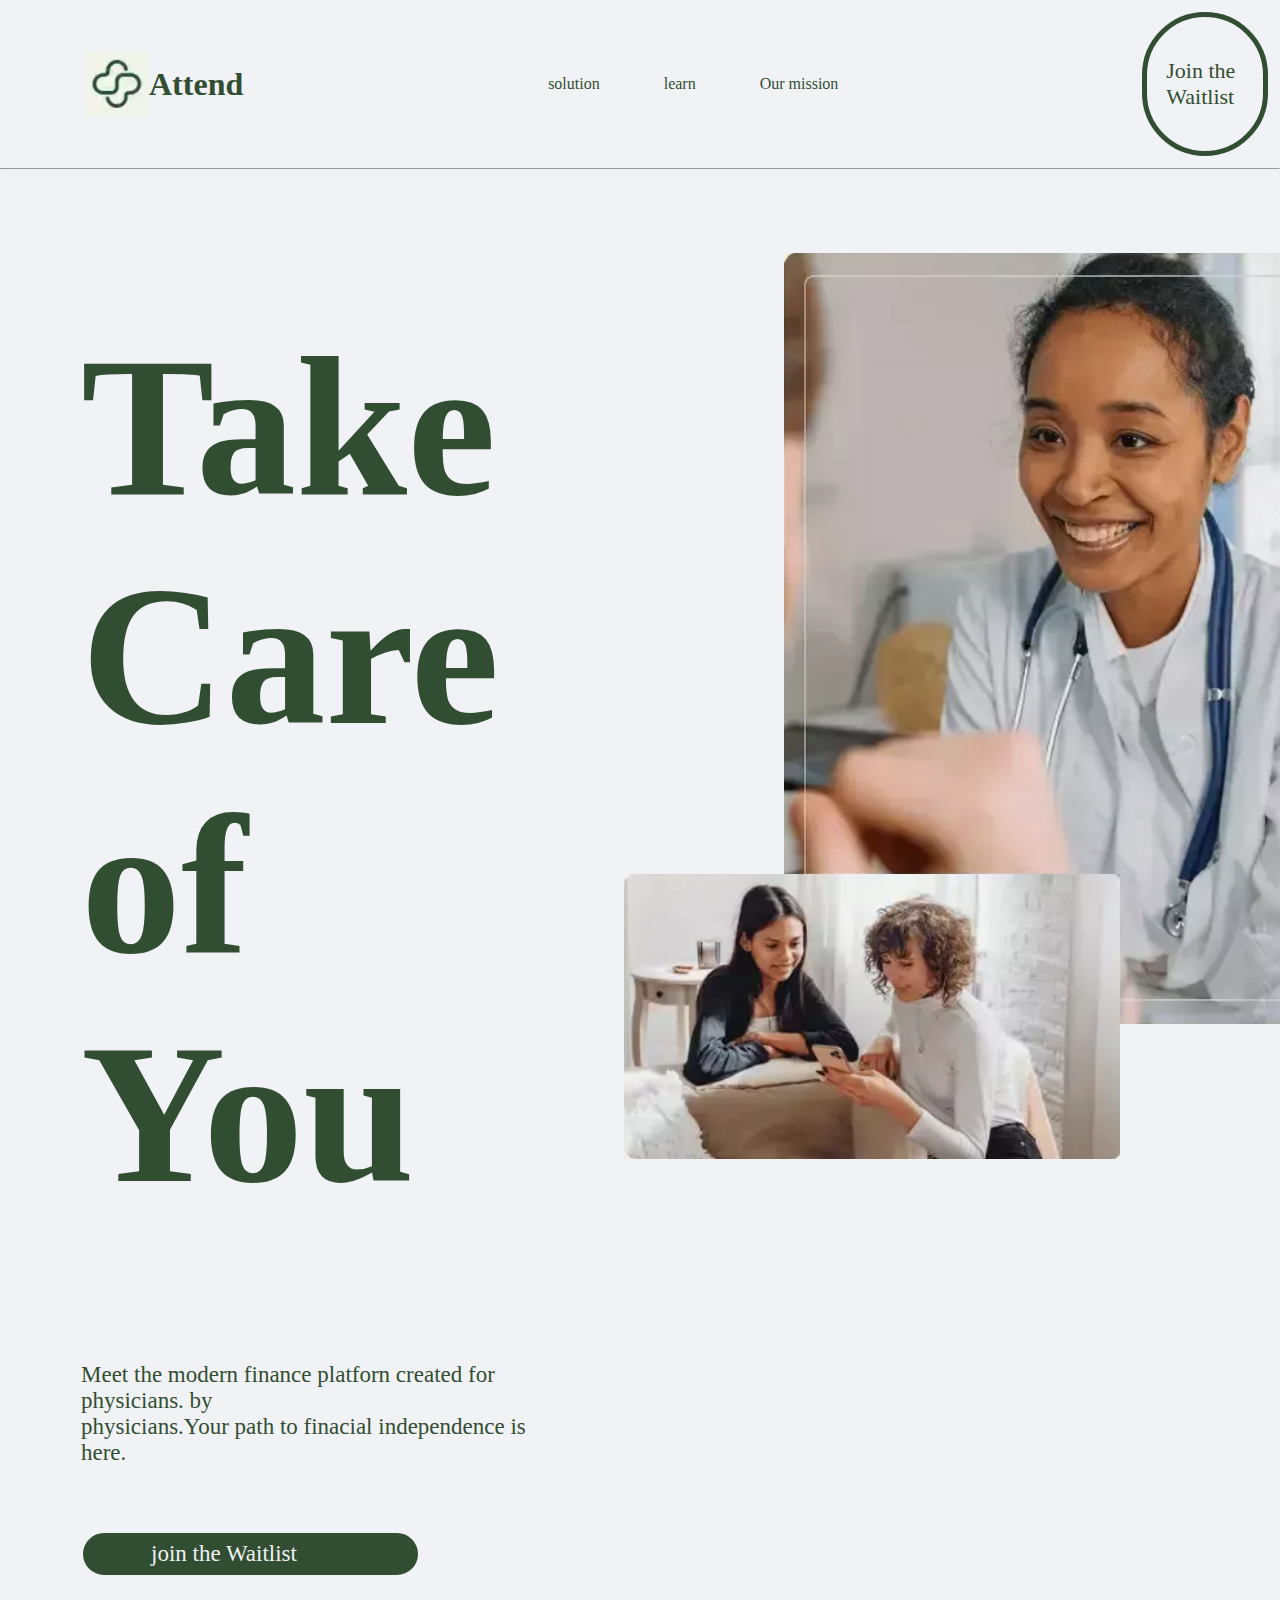
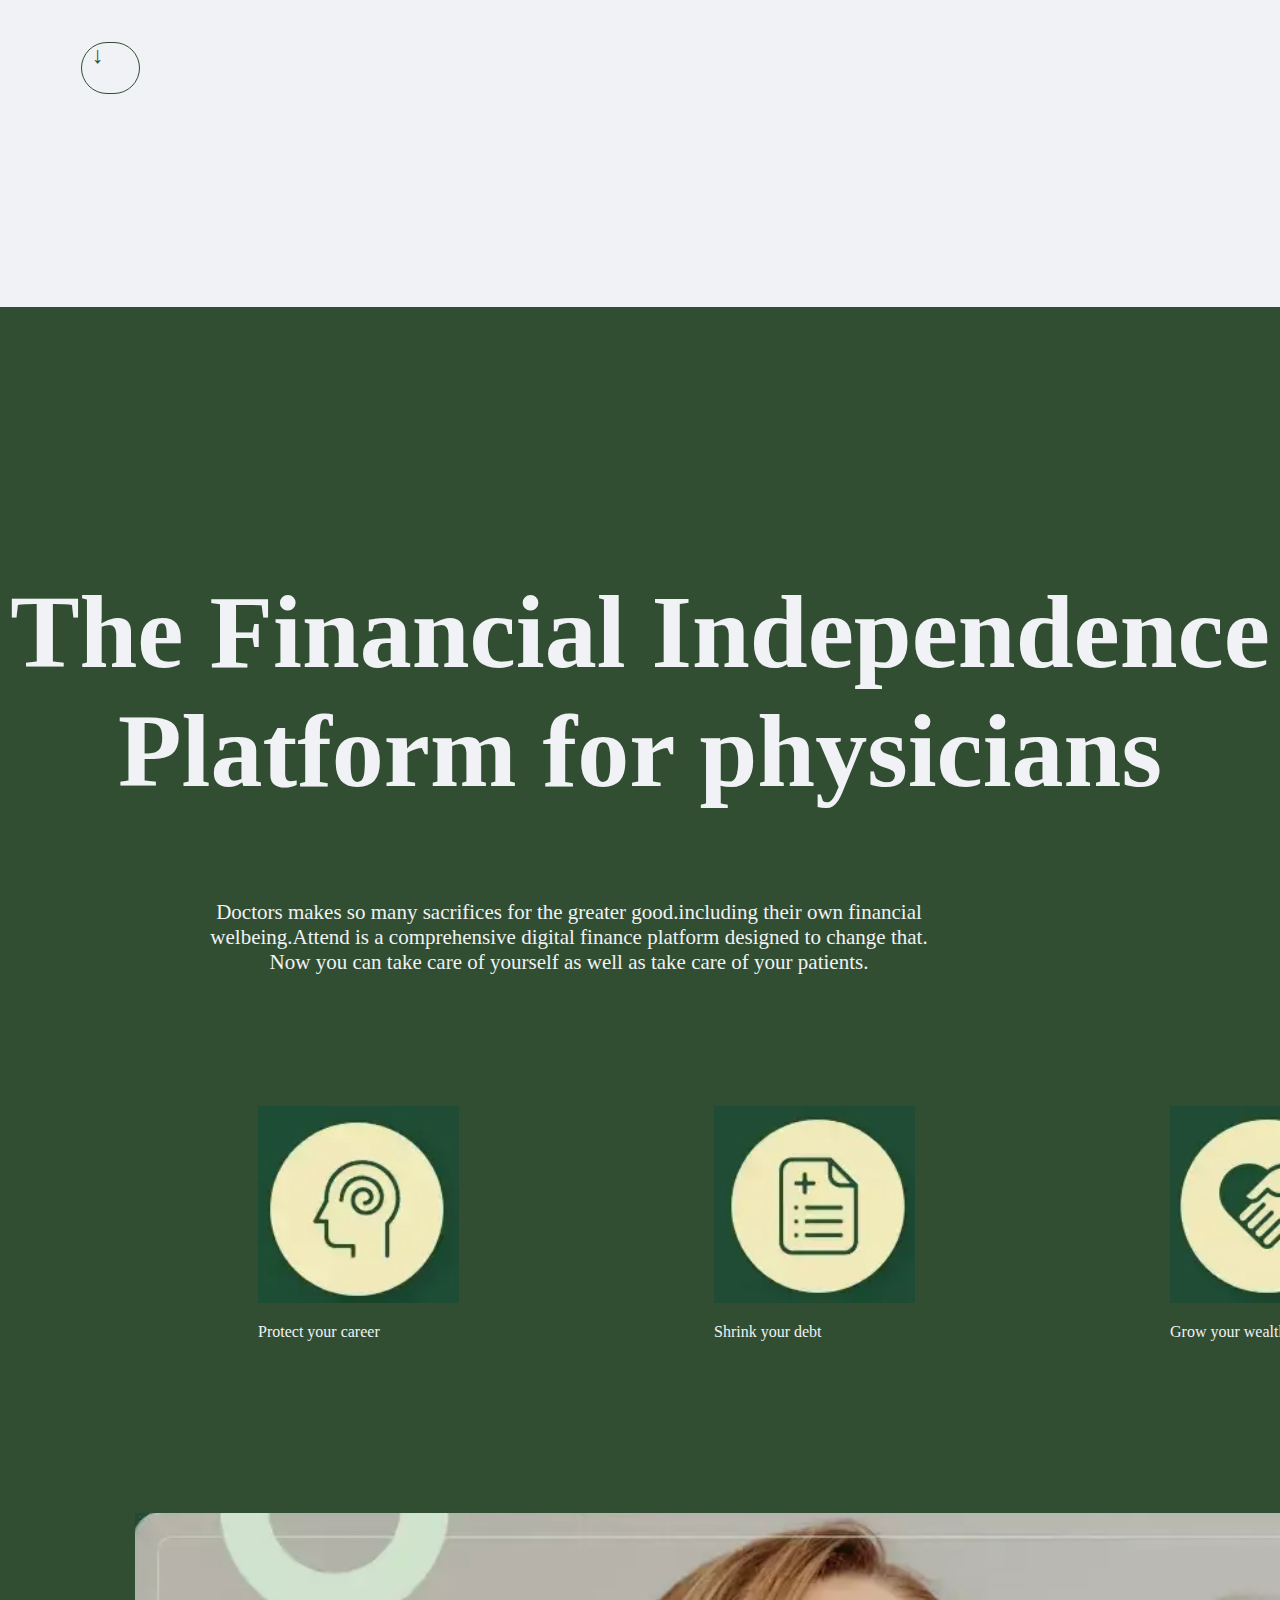
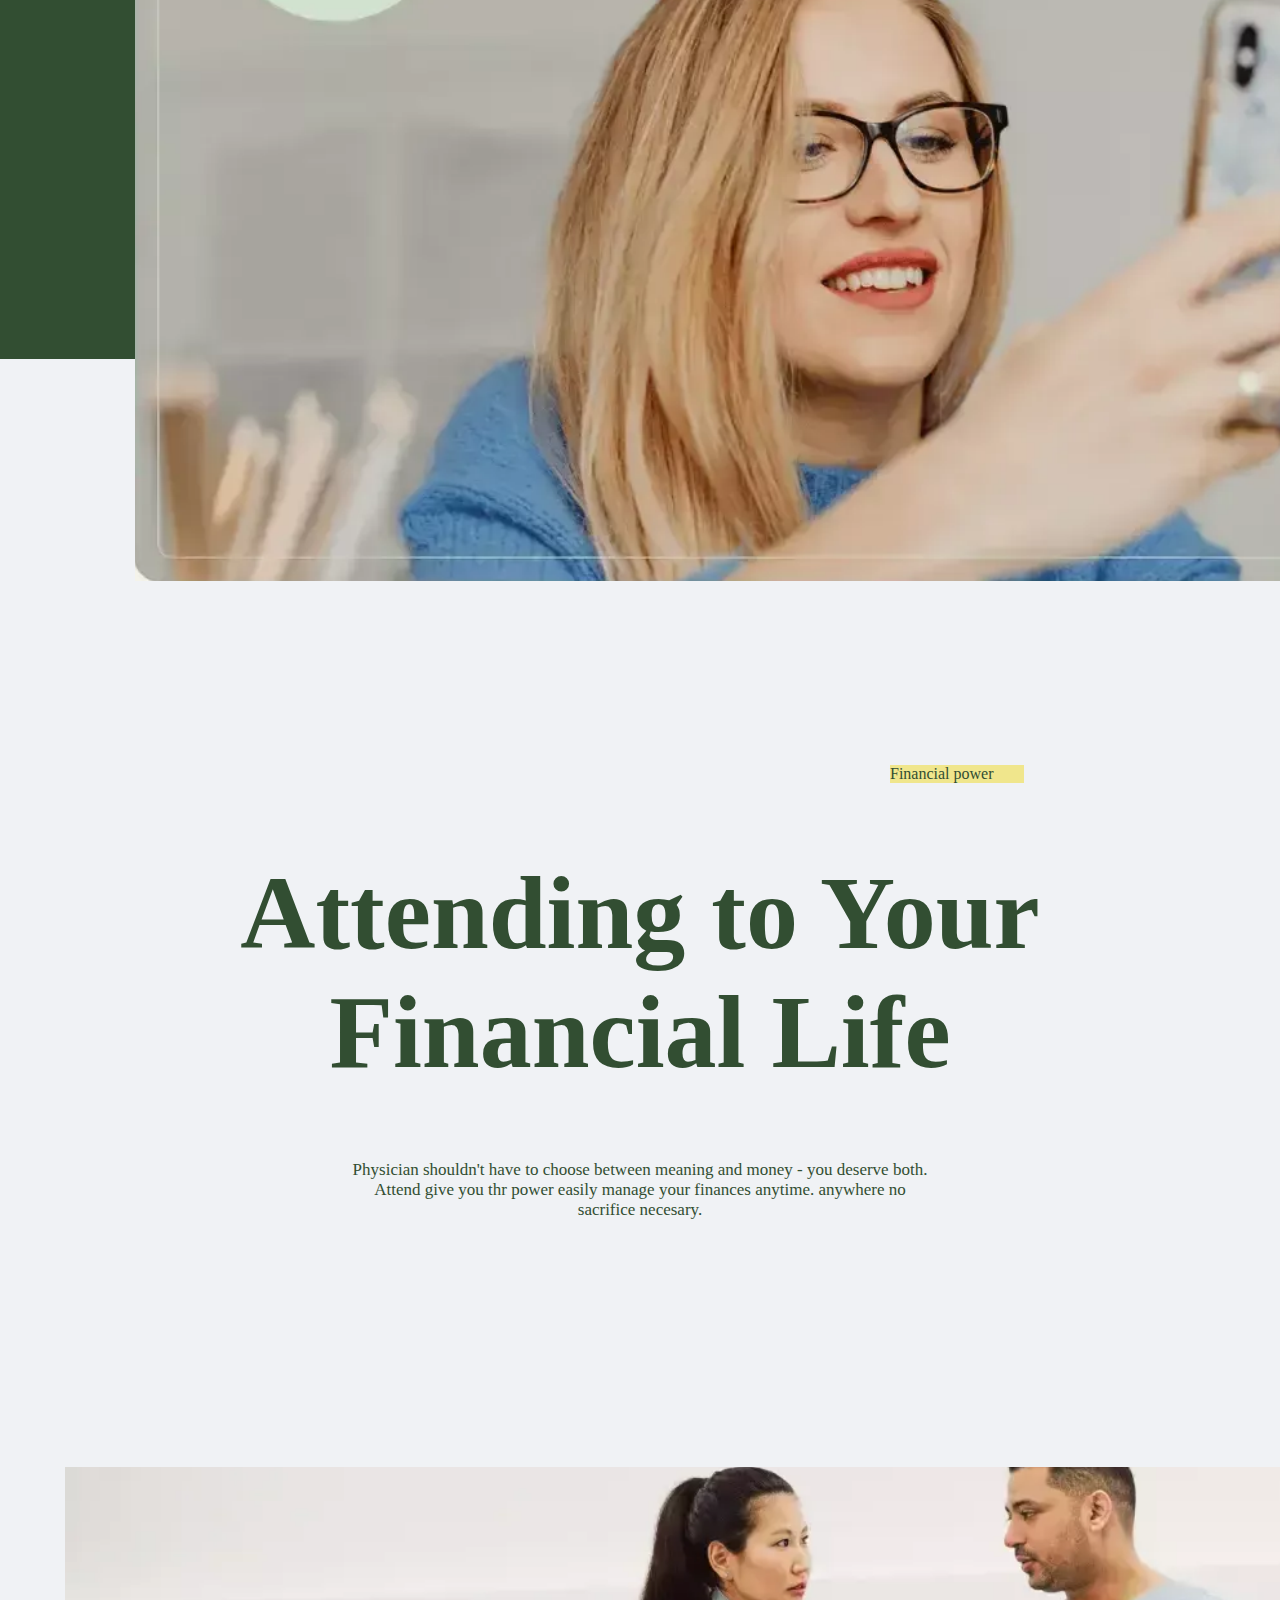
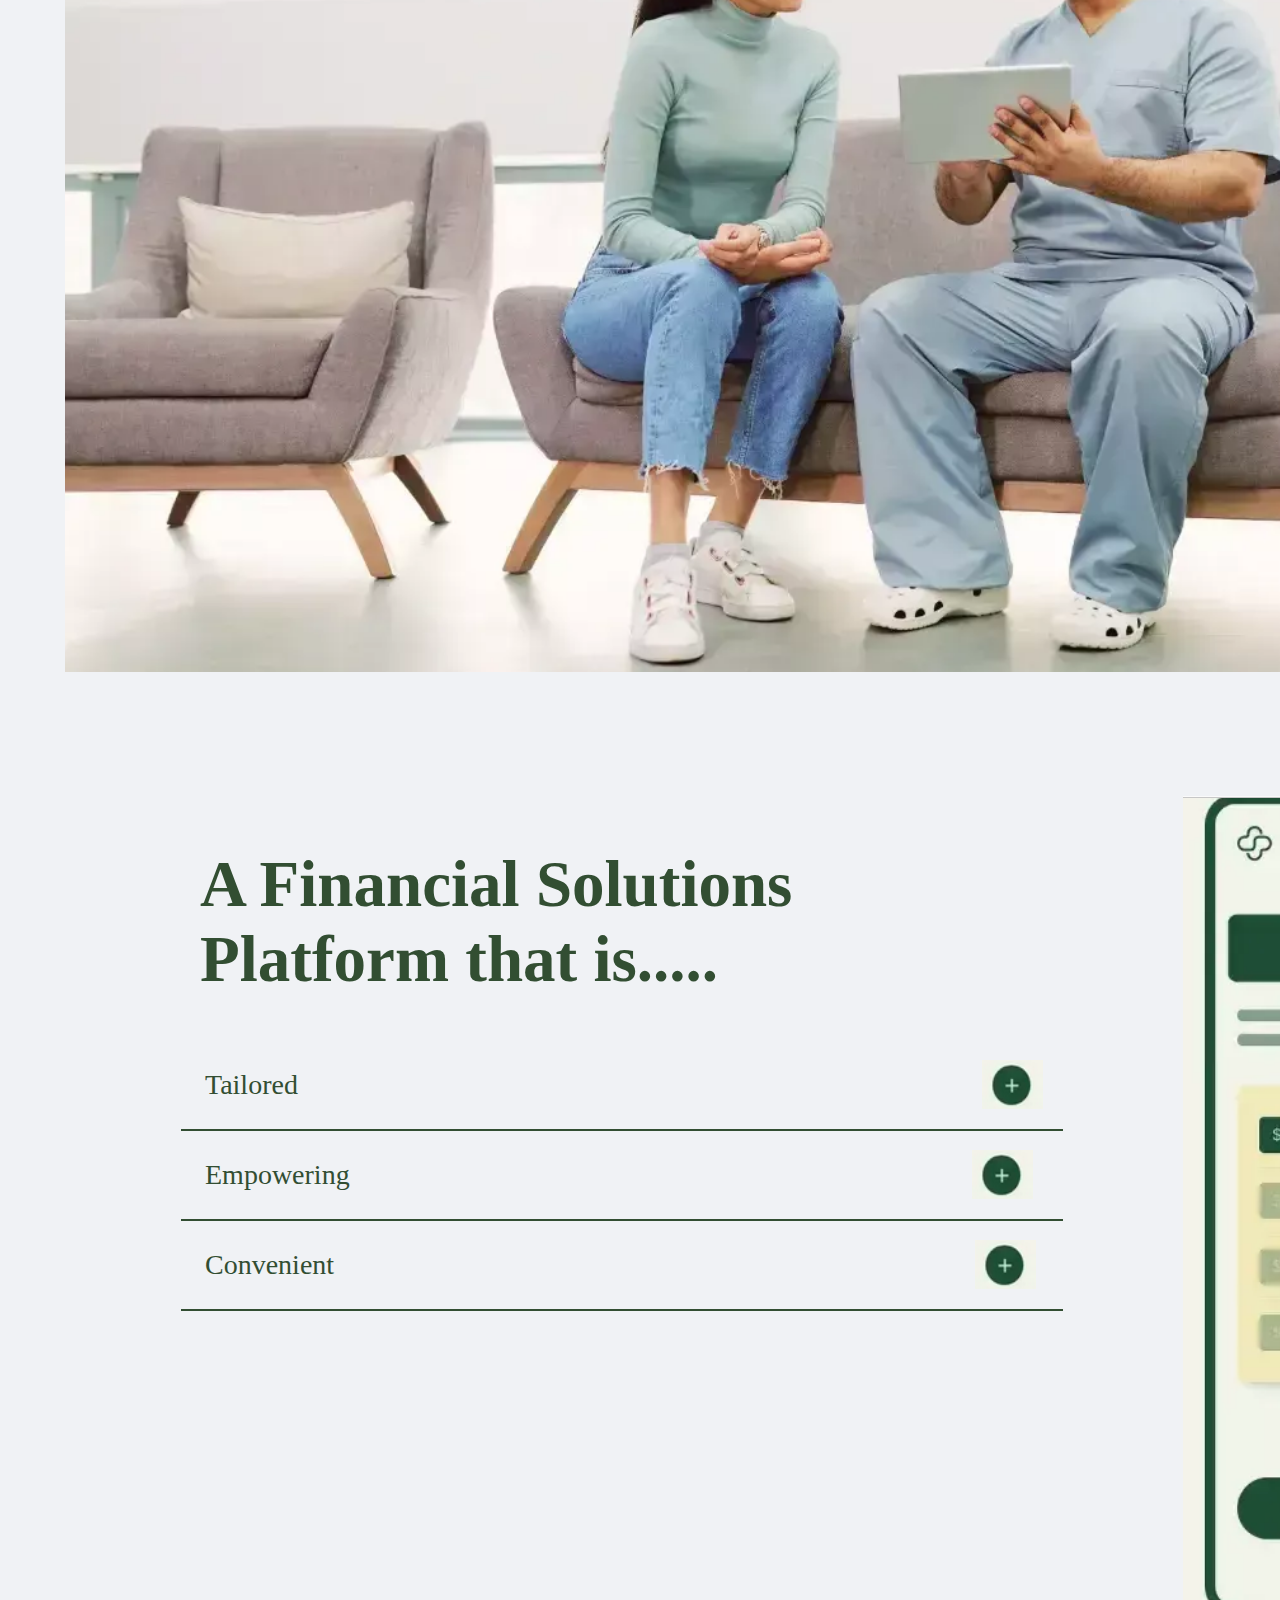
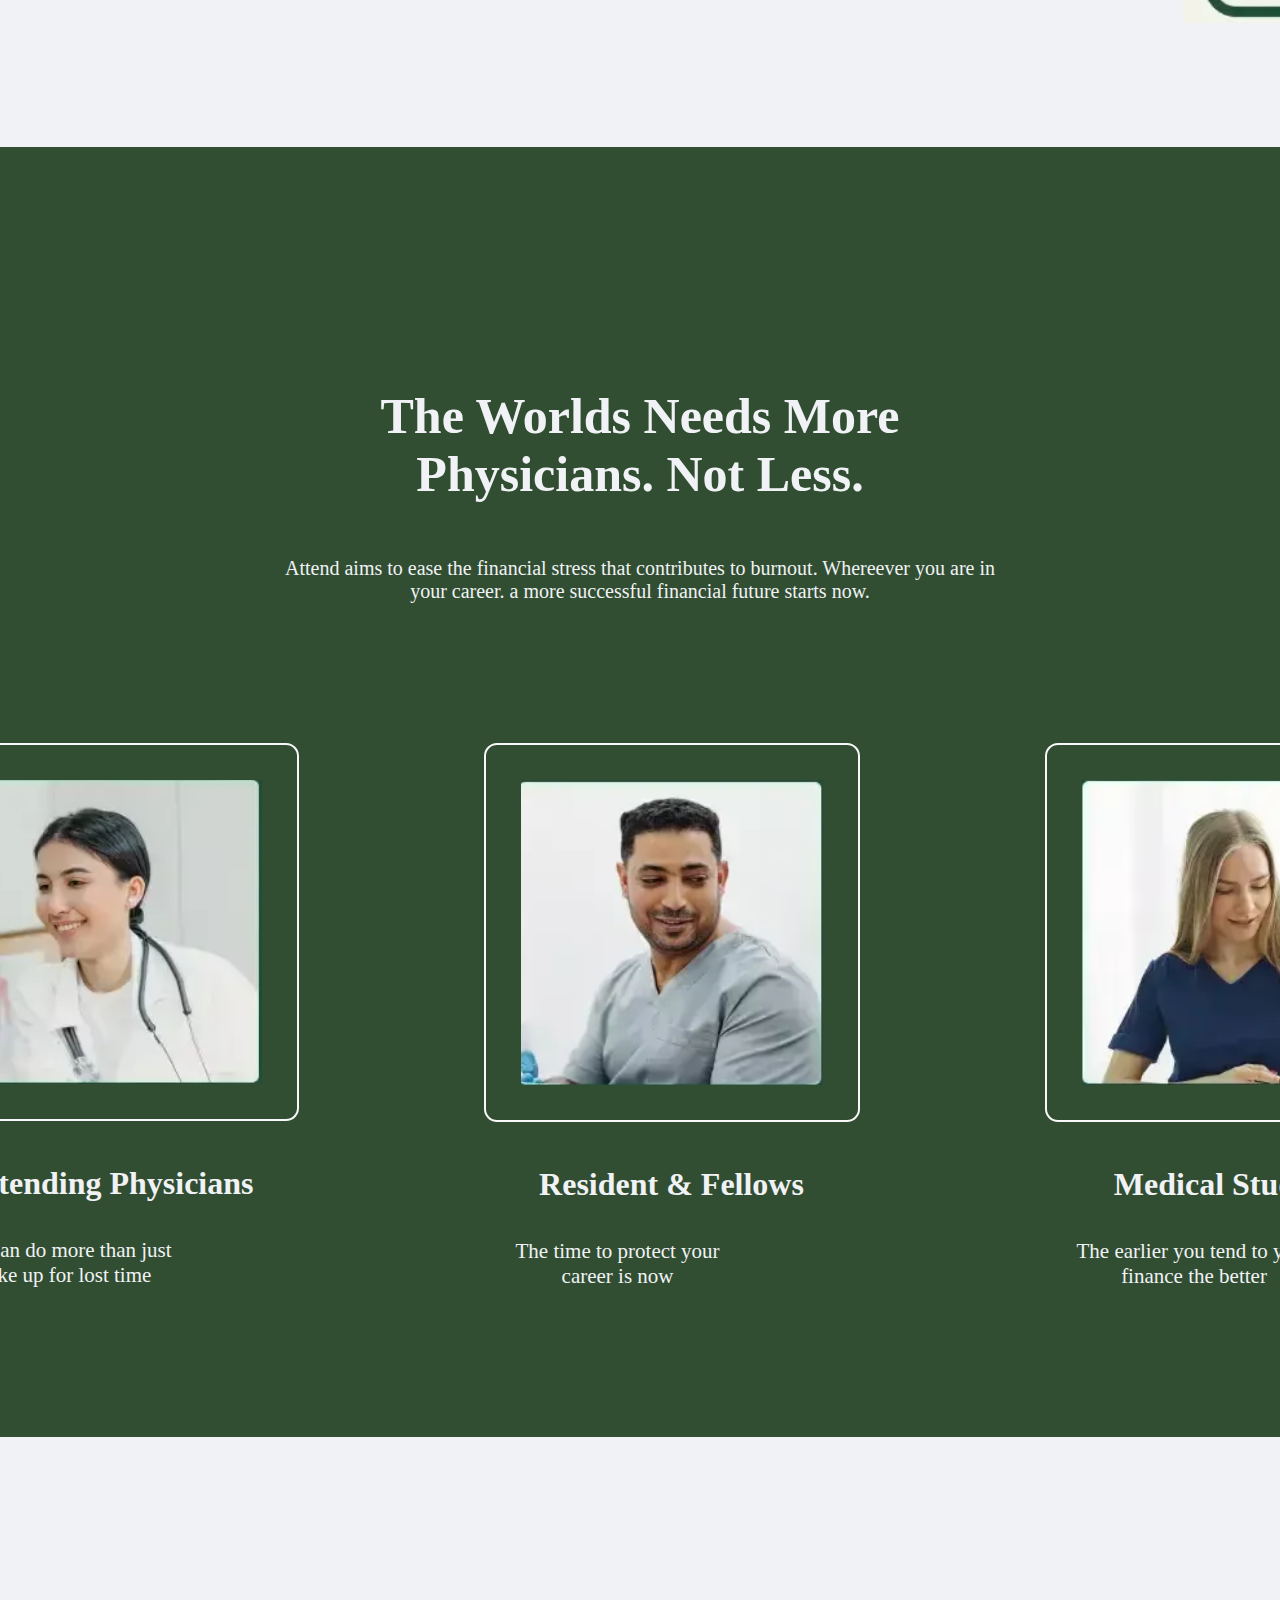
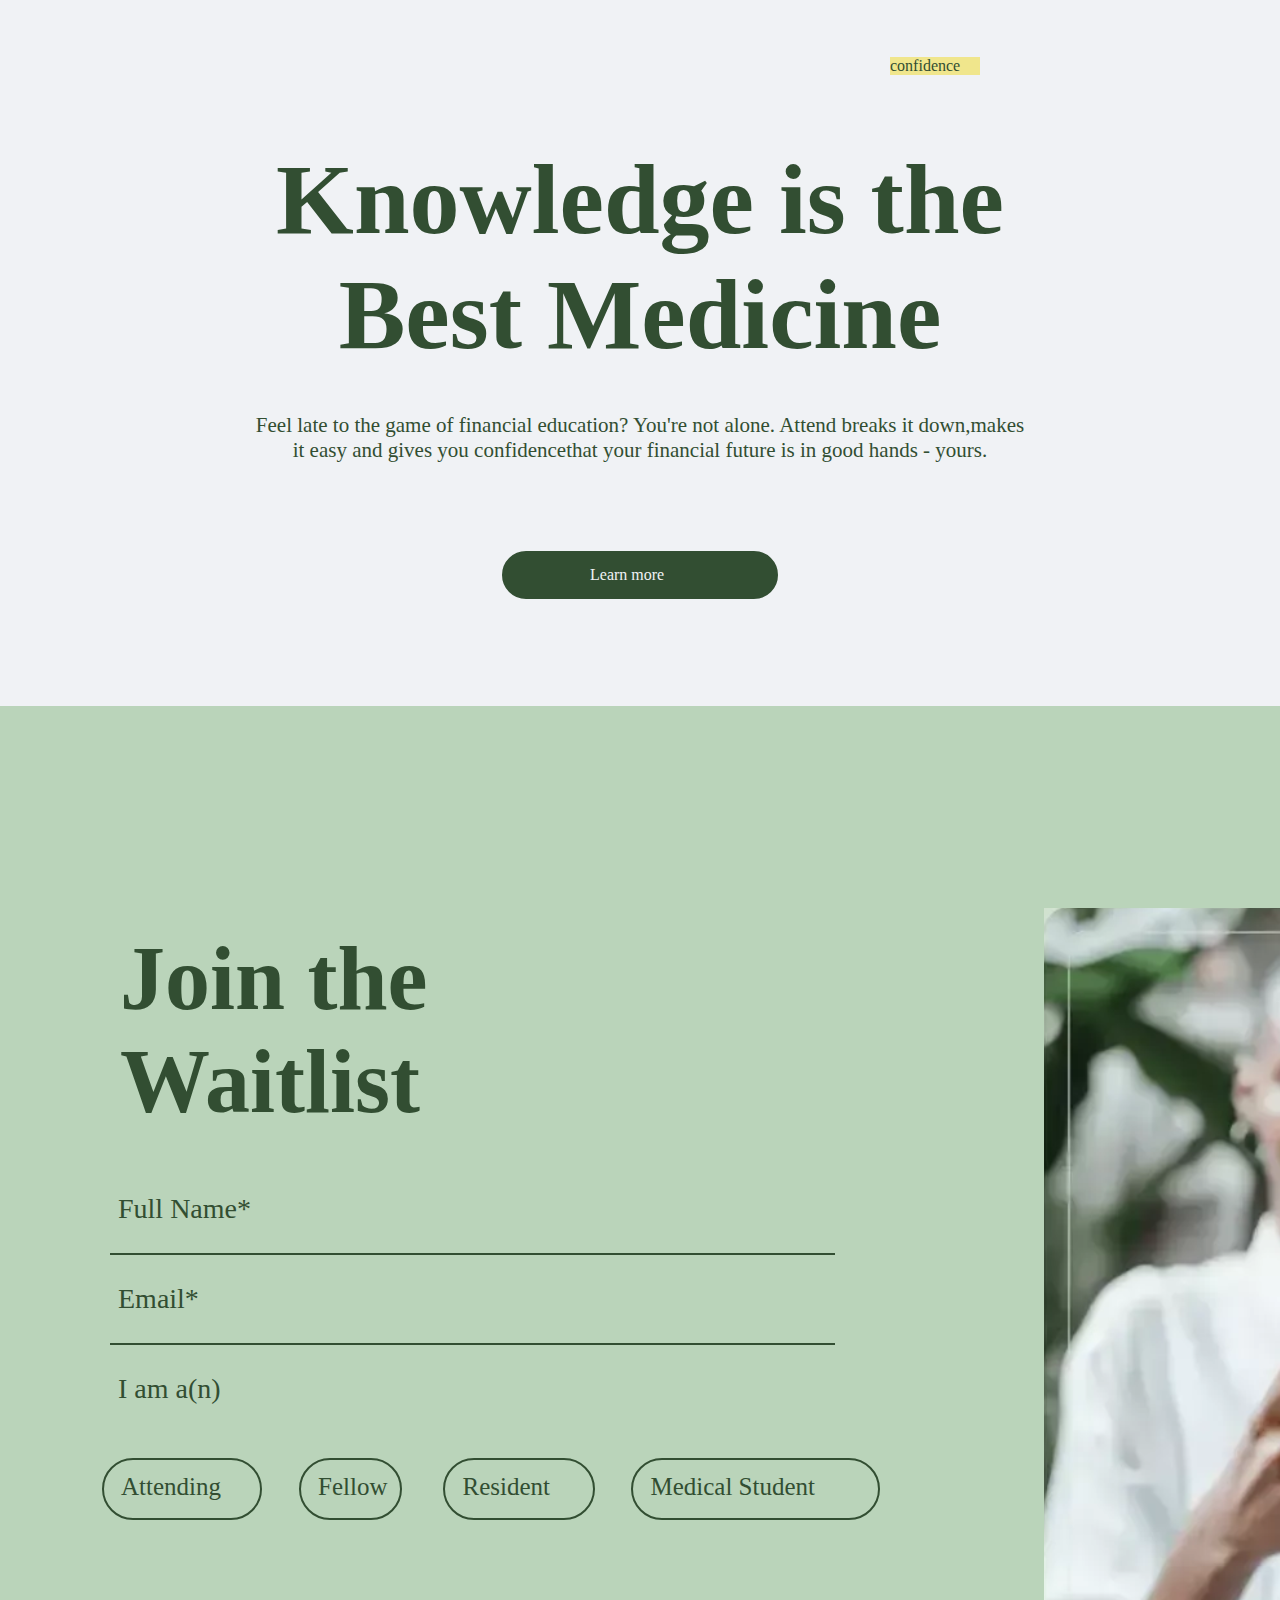
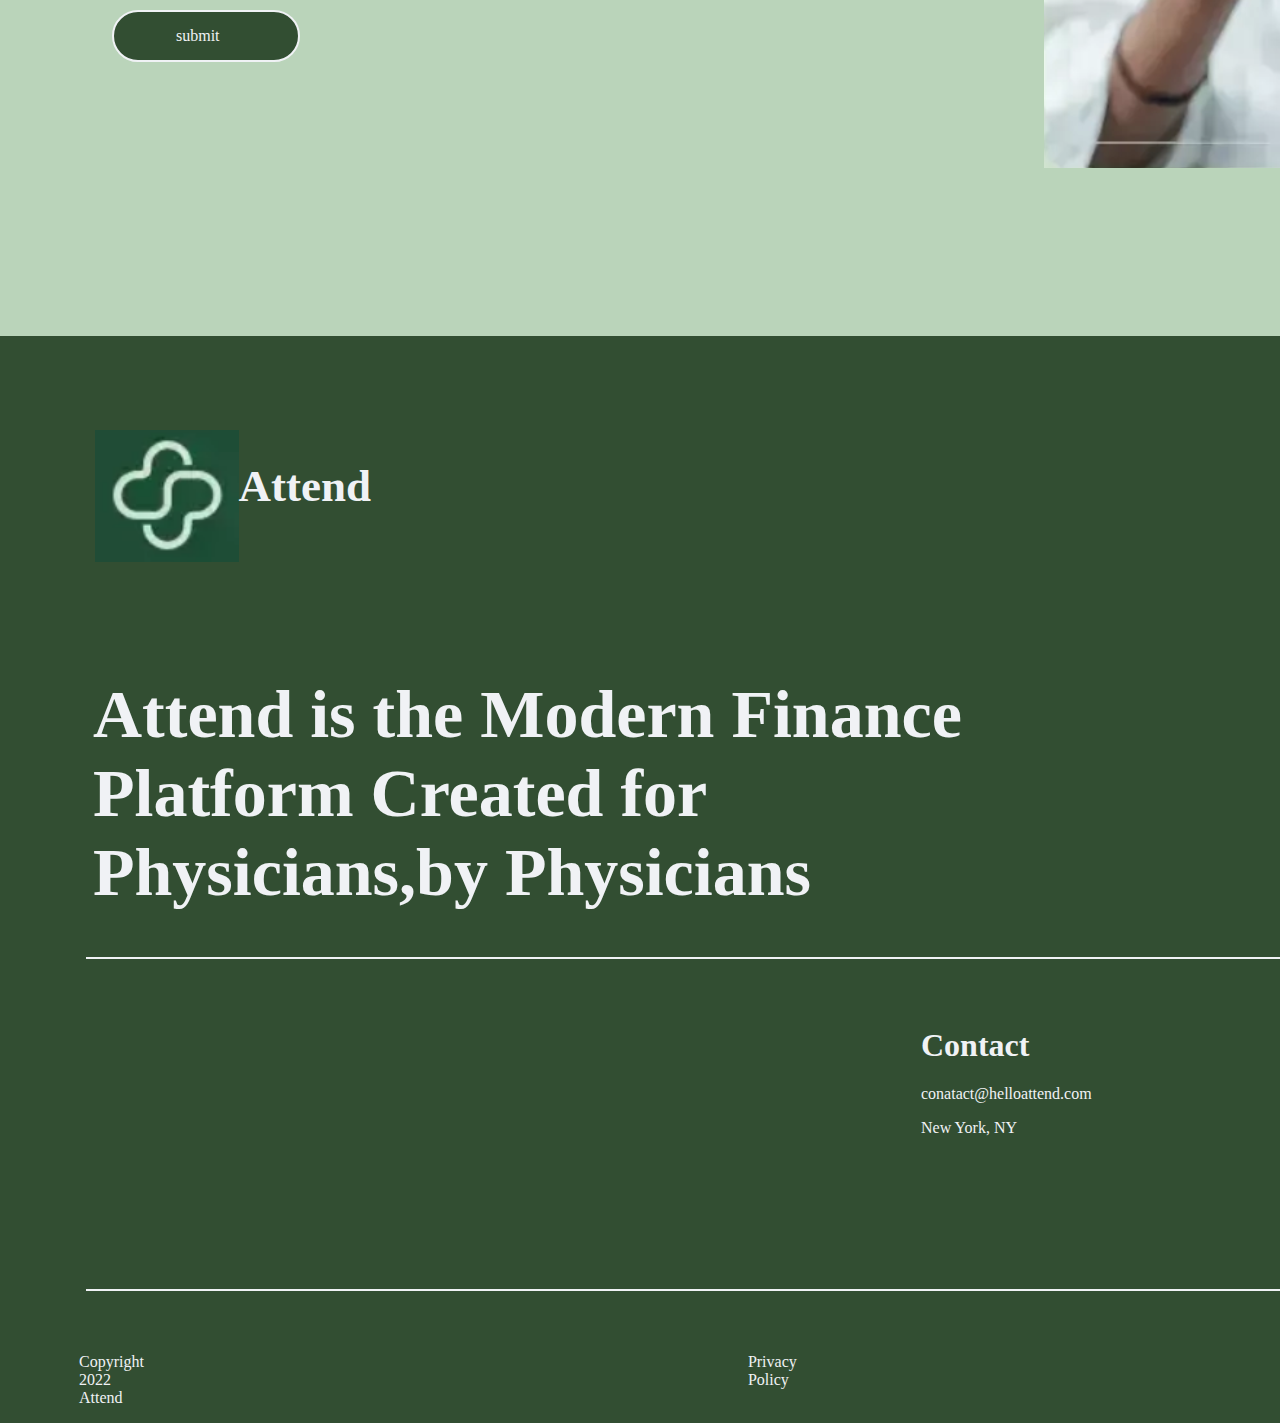
<file: index.html>
<!DOCTYPE html>
<html lang="en">

<head>
    <meta charset="UTF-8">
    <meta http-equiv="X-UA-Compatible" content="IE=edge">
    <meta name="viewport" content="width=device-width, initial-scale=1.0">
    <title>attend</title>
    <link rel="stylesheet" href="attend.css">
</head>

<body>
    <header class="header">
        <div class="h1">
            <img src="Screenshot from 2023-01-05 22-16-16.png" alt="">
            <h1>Attend</h1>
        </div>
        <div class="h2">
            <p>solution</p>
            <p>learn</p>
            <p>Our mission</p>
        </div>
        <div class="h3">
            <p>Join the Waitlist</p>
        </div>
    </header>
    <hr>
    <section class="sc1">
        <div class="box1">
            <h1>Take Care <br>
                of You
            </h1>
            <p>Meet the modern finance platforn created for physicians. by <br> physicians.Your path to finacial
                independence is here.</p>
            <p class="color1">
                join the Waitlist
            </p>
            <p class="darr">&darr;</p>
        </div>
        <div class="box2">
            <img class="pos1" src="Screenshot from 2023-01-10 00-46-35.png" alt="">
            <div class="pos2">
                <img src="Screenshot from 2023-01-09 22-59-44.png" alt="">
            </div>
            <div class="pos3">
                <img src="Screenshot from 2023-01-09 23-00-10.png"">
            </div>
        </div>
    </section>
    <section class=" sc2">
                <div class="box3">
                    <h1>The Financial Independence <br> Platform for physicians</h1>
                </div>
                <div class="box4">
                    <p>Doctors makes so many sacrifices for the greater good.including their own financial <br>
                        welbeing.Attend is a comprehensive digital finance platform designed to change that. <br> Now
                        you can take care of yourself as well as take care of your patients.</p>
                </div>
                <div class="box5">
                    <div class="box6">
                        <img src="Screenshot from 2023-01-10 15-13-42.png" alt="">
                        <p>Protect your career
                        </p>
                    </div>
                    <div class="box7">
                        <img src="Screenshot from 2023-01-10 15-13-53.png" alt="">
                        <p>Shrink your debt</p>
                    </div>
                    <div class="box8">
                        <img src="Screenshot from 2023-01-10 15-14-04.png" alt="">
                        <p>Grow your wealth</p>
                    </div>
                </div>
                <div class="box9">
                    <img src="Screenshot from 2023-01-10 21-33-21.png" alt="">
                </div>

    </section>
    <section>
        <div class="box10">
            <p>Financial power</p>
        </div>
        <div class="box11">
            <h1>Attending to Your <br>Financial Life</h1>
            <p>Physician shouldn't have to choose between meaning and money - you deserve both. <br> Attend give you thr
                power easily manage your finances anytime. anywhere no <br> sacrifice necesary.</p>
        </div>
        <div class="img">
            <img src="Screenshot from 2023-01-11 13-06-28.png" alt="">
        </div>
        <div class="box12">
            <div>
                <h1 class="box13">A Financial Solutions <br> Platform that is.....</h1>
                <div class="box14">
                    <p>Tailored</p>
                    <img src="Screenshot from 2023-01-11 13-33-04.png" alt="">

                </div>
                <div class="hr">
                </div>
                <div class="box15">
                    <p>Empowering</p>
                    <img src="Screenshot from 2023-01-11 13-33-04.png" alt="">
                </div>
                <div class="hr">
                </div>
                <div class="box16">
                    <p>Convenient</p>
                    <img src="Screenshot from 2023-01-11 13-33-04.png" alt="">
                </div>
                <div class="hr">
                </div>
            </div>
            <div class="box17">
                <img src="Screenshot from 2023-01-14 13-30-31.png" alt="">
            </div>
        </div>
    </section>
    <section class="sc3">
        <div class="box18">
            <h1>The Worlds Needs More <br>Physicians. Not Less.</h1>
        </div>
        <div class="box19">
            <p>Attend aims to ease the financial stress that contributes to burnout. Whereever you are in <br> your
                career. a more successful financial future starts now.</p>
        </div>
        <div>
            <div class="box21">
                <div class="box20">
                    <img class="img-border" src="Screenshot from 2023-01-23 19-58-22.png" alt="">
                    <h1>Attending Physicians</h1>
                    <p>You can do more than just <br>make up for lost time</p>
                </div>
                <div class="box20">
                    <img class="img-border" src="Screenshot from 2023-01-23 19-58-38.png" alt="">
                    <h1>Resident & Fellows</h1>
                    <p>The time to protect your <br>career is now</p>
                </div>
                <div class="box20">
                    <img class="img-border" src="Screenshot from 2023-01-23 19-58-49.png" alt="">
                    <h1>Medical Students</h1>
                    <p>The earlier you tend to your <br>finance the better</p>
                </div>
            </div>
        </div>
    </section>
    <section class="sc4">
        <p class="box22">confidence</p>
        <h1 class="box23">Knowledge is the <br> Best Medicine </h1>
        <p class="box24">Feel late to the game of financial education? You're not alone. Attend breaks it down,makes
            <br> it easy and
            gives you confidencethat your financial future is in good hands - yours.
        </p>
        <div class="box26">
            <p class="box25">Learn more</p>
        </div>
    </section>
    <section class="sc5">
        <div class="flex">
            <div>
                <h1 class="box27">Join the <br> Waitlist</h1>
                <p class="box28">Full Name*</p>
                <div class="hr2"></div>
                <p class="box28">Email*</p>
                <div class="hr2"></div>
                <p class="box28"> I am a(n)</p>
                <div class="flex">
                    <p class="box29">Attending</p>
                    <p class="box30">Fellow</p>
                    <p class="box31">Resident</p>
                    <p class="box32">Medical Student</p>
                </div>
                <div class="box34">
                    <p class="box33">submit</p>
                </div>
            </div>
            <div class="img2">
                <img src="Screenshot from 2023-01-25 19-47-36.png" alt="">
            </div>>
        </div>
    </section>
    <section class="sc6">
        <div class="flex">
            <div class="flex1">
                <img id="img3" src="Screenshot from 2023-01-27 21-23-02.png" alt="">
                <h1 id="font">Attend</h1>
            </div>
            <div class="div35">
                <img src="Screenshot from 2023-01-27 21-23-33.png" alt="">
            </div>
        </div>
        <div>
            <h1 class="box36">Attend is the Modern Finance <br> Platform Created for <br> Physicians,by Physicians</h1>
        </div>
        <div class="hr1"></div>
        <div class="flex2">
            <div class="box37">
                <h1>Contact</h1>
                <p>conatact@helloattend.com</p>
                <p>New York, NY</p>
            </div>
            <div class="box38">
                <h1>Company</h1>
                <p>Solution</p>
                <p>Learn</p>
                <p>Why Attend</p>
            </div>
            <div class="box39">
                <h1>Social</h1>
                <p>Facebook</p>
                <p>Instagram</p>
                <p>Twitter</p>
                <p>Tiktok</p>
                <p>Linkedin</p>
                <p>Readdit</p>
            </div>
        </div>
        <div class="hr1"></div>
        <footer class="flex2">
            <p class="foot1">Copyright 2022 Attend</p>
            <p class="foot2">Privacy Policy</p>
            <p class="foot3">Terms of service</p>
        </footer>
    </section>
</body>

</html>
</file>
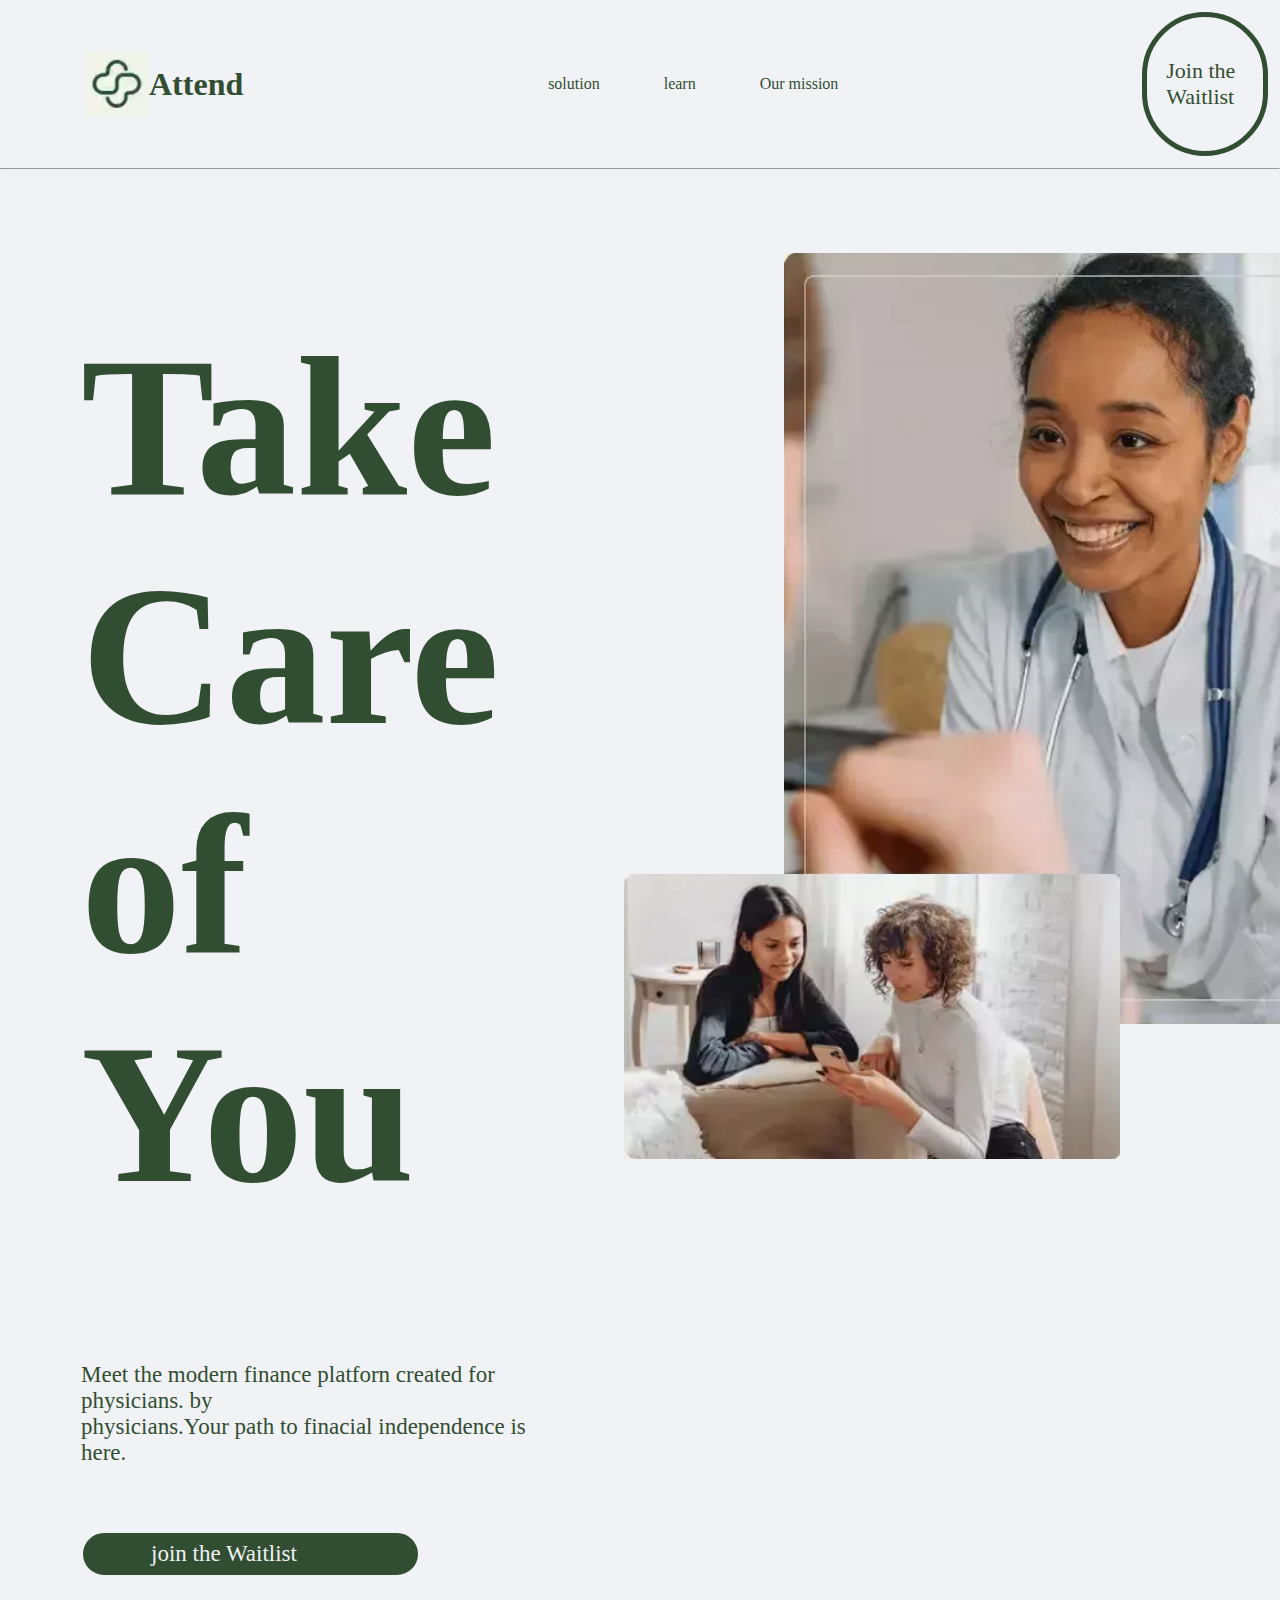
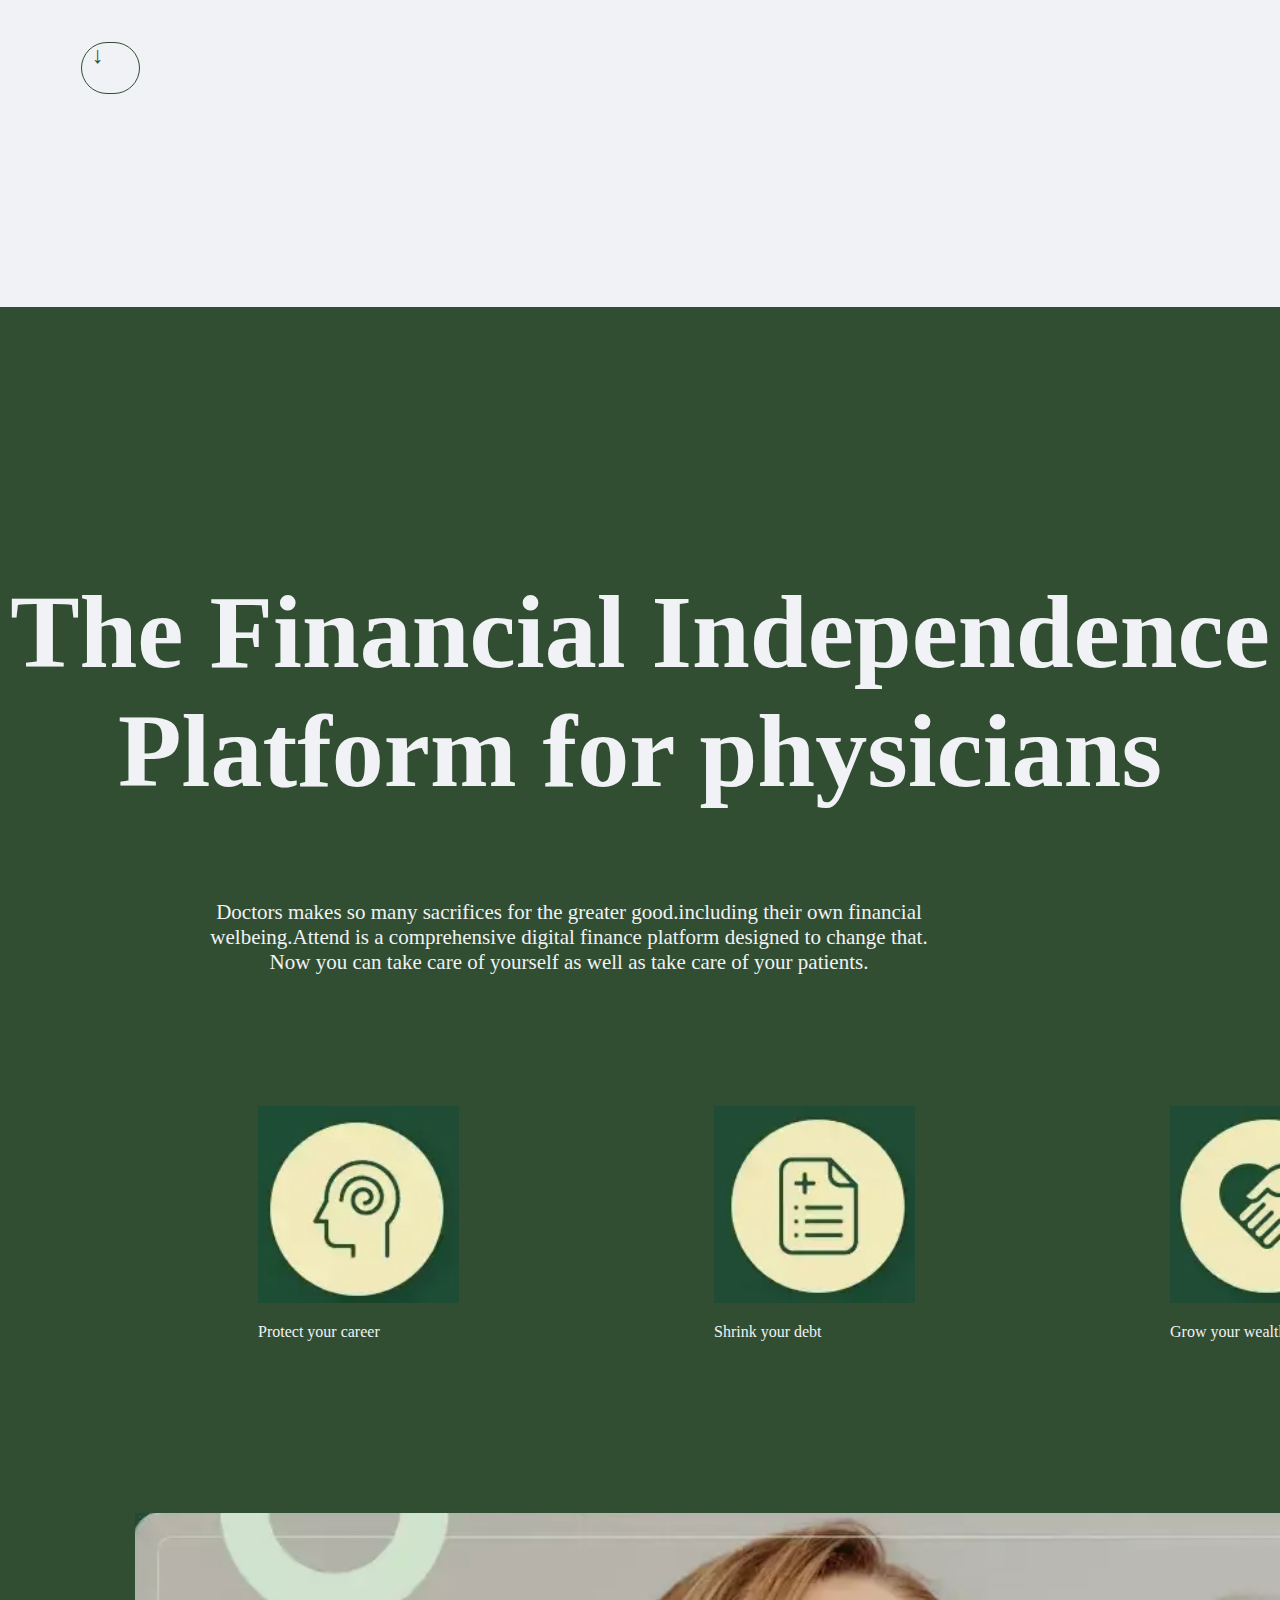
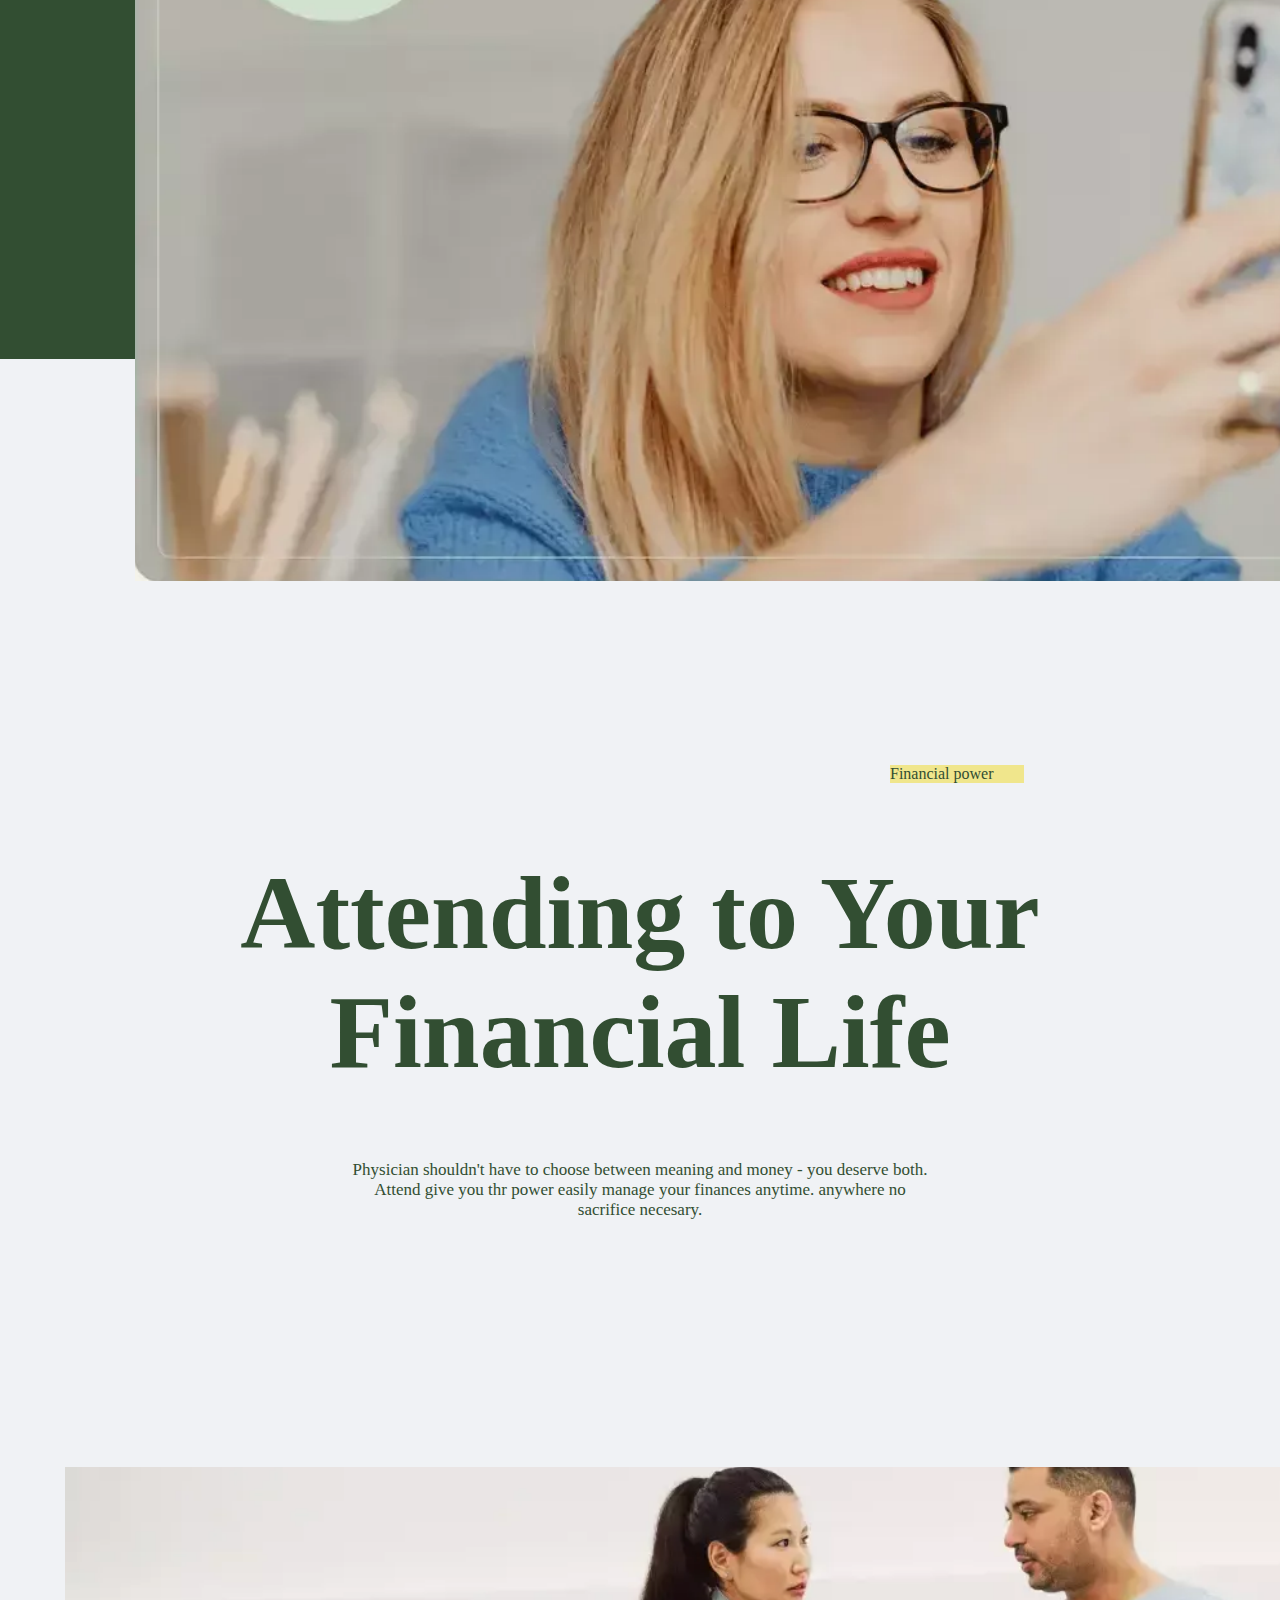
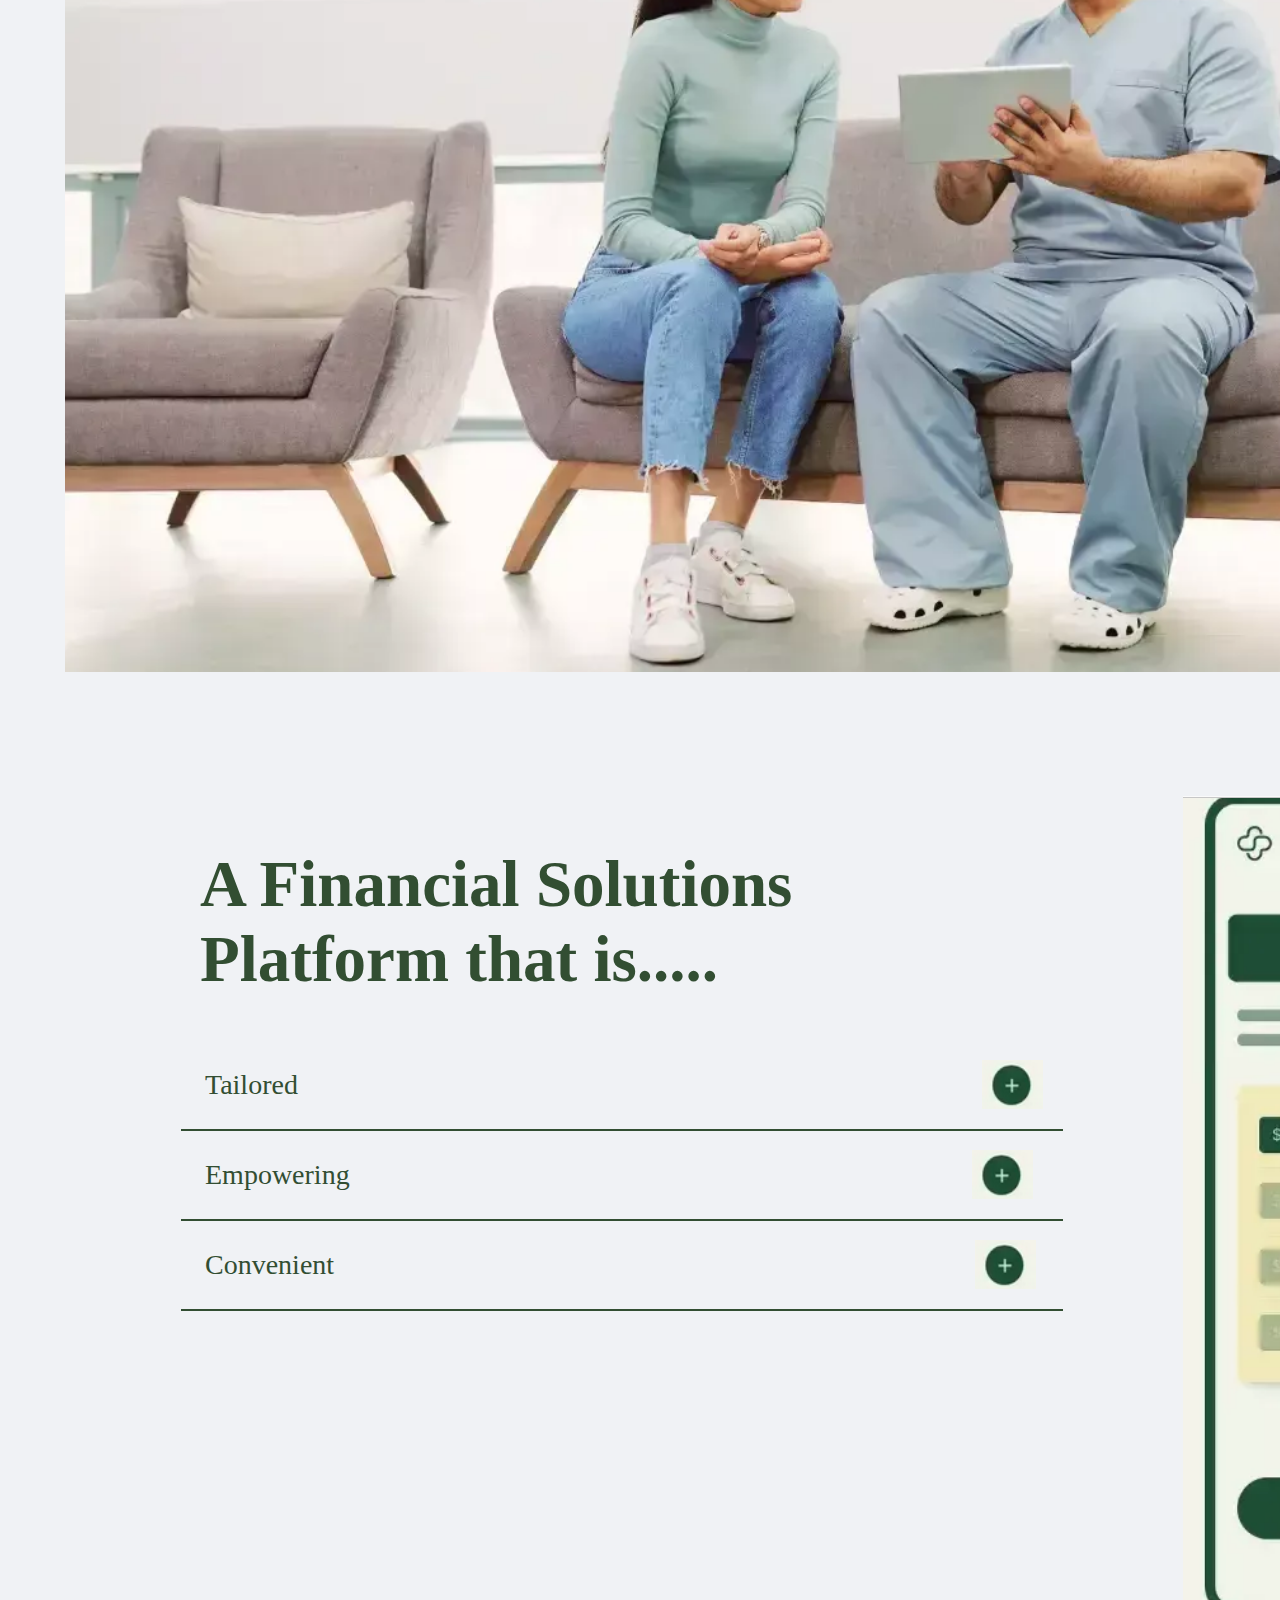
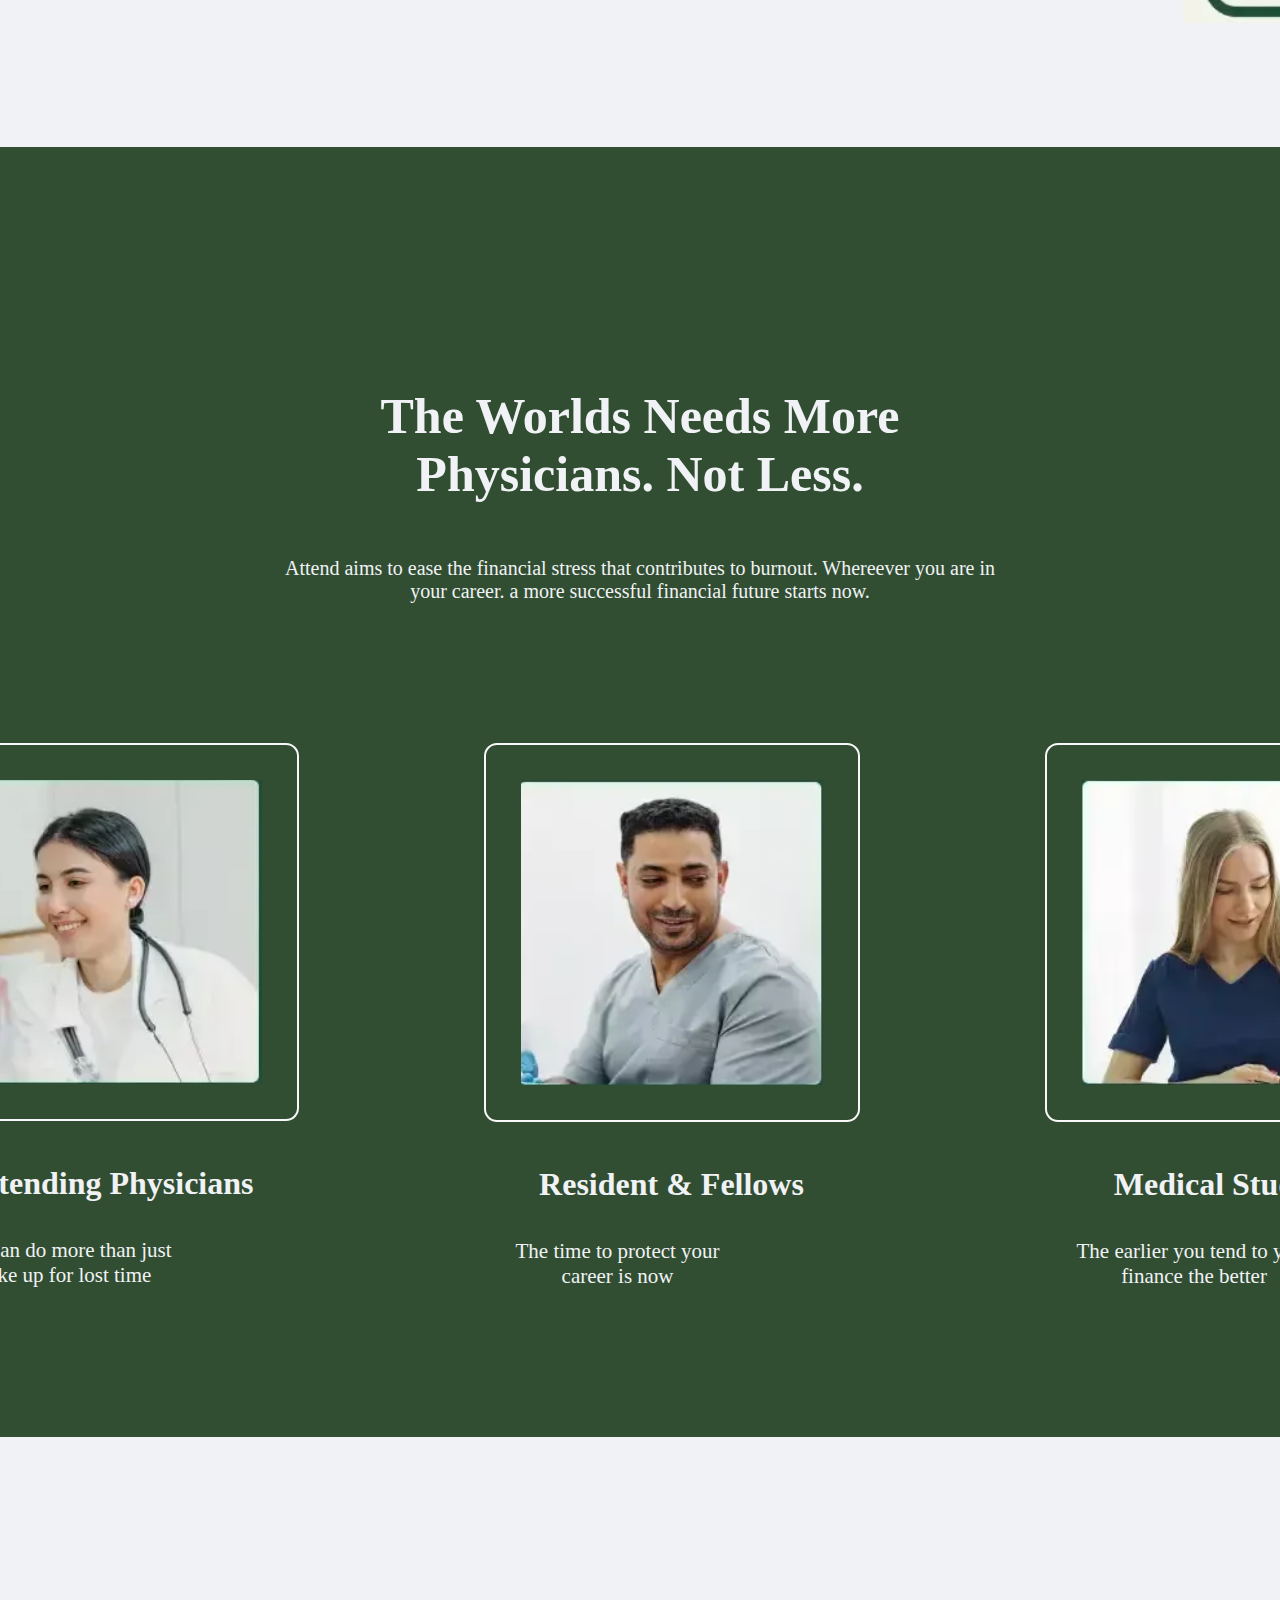
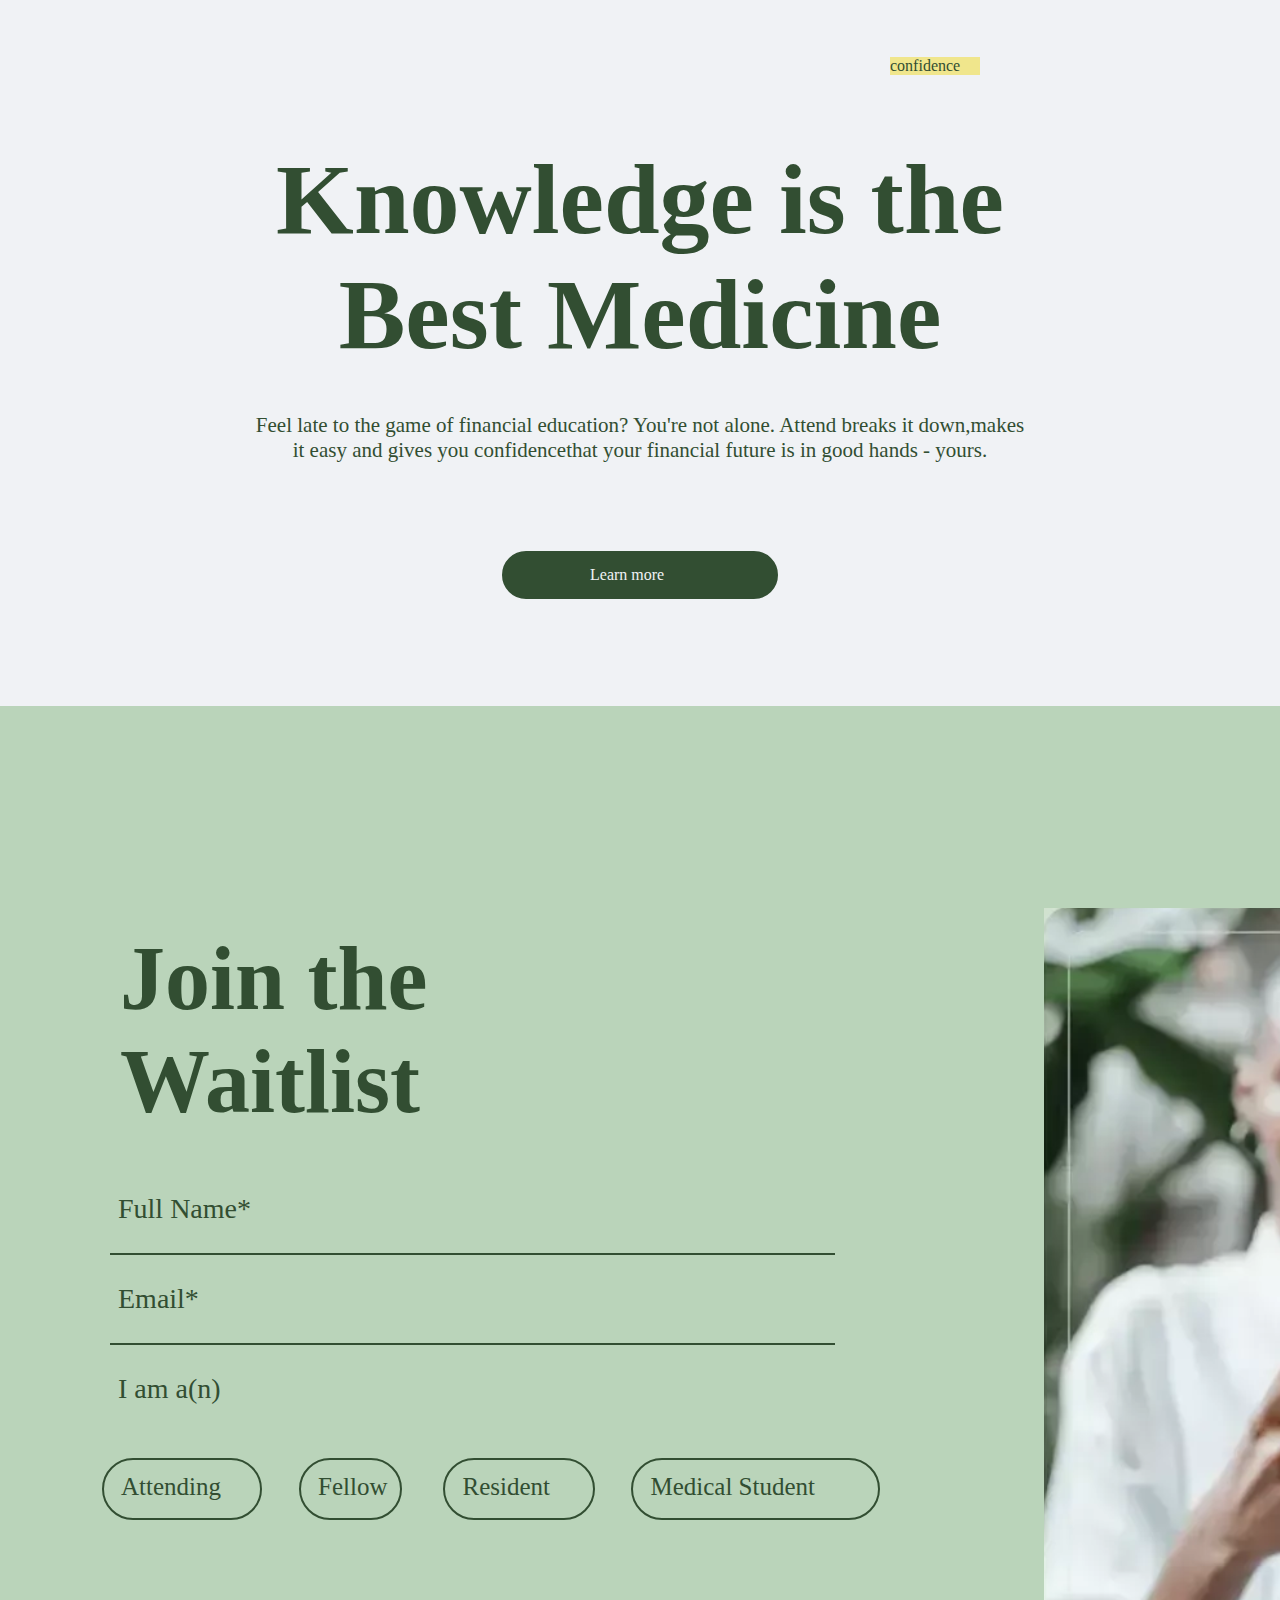
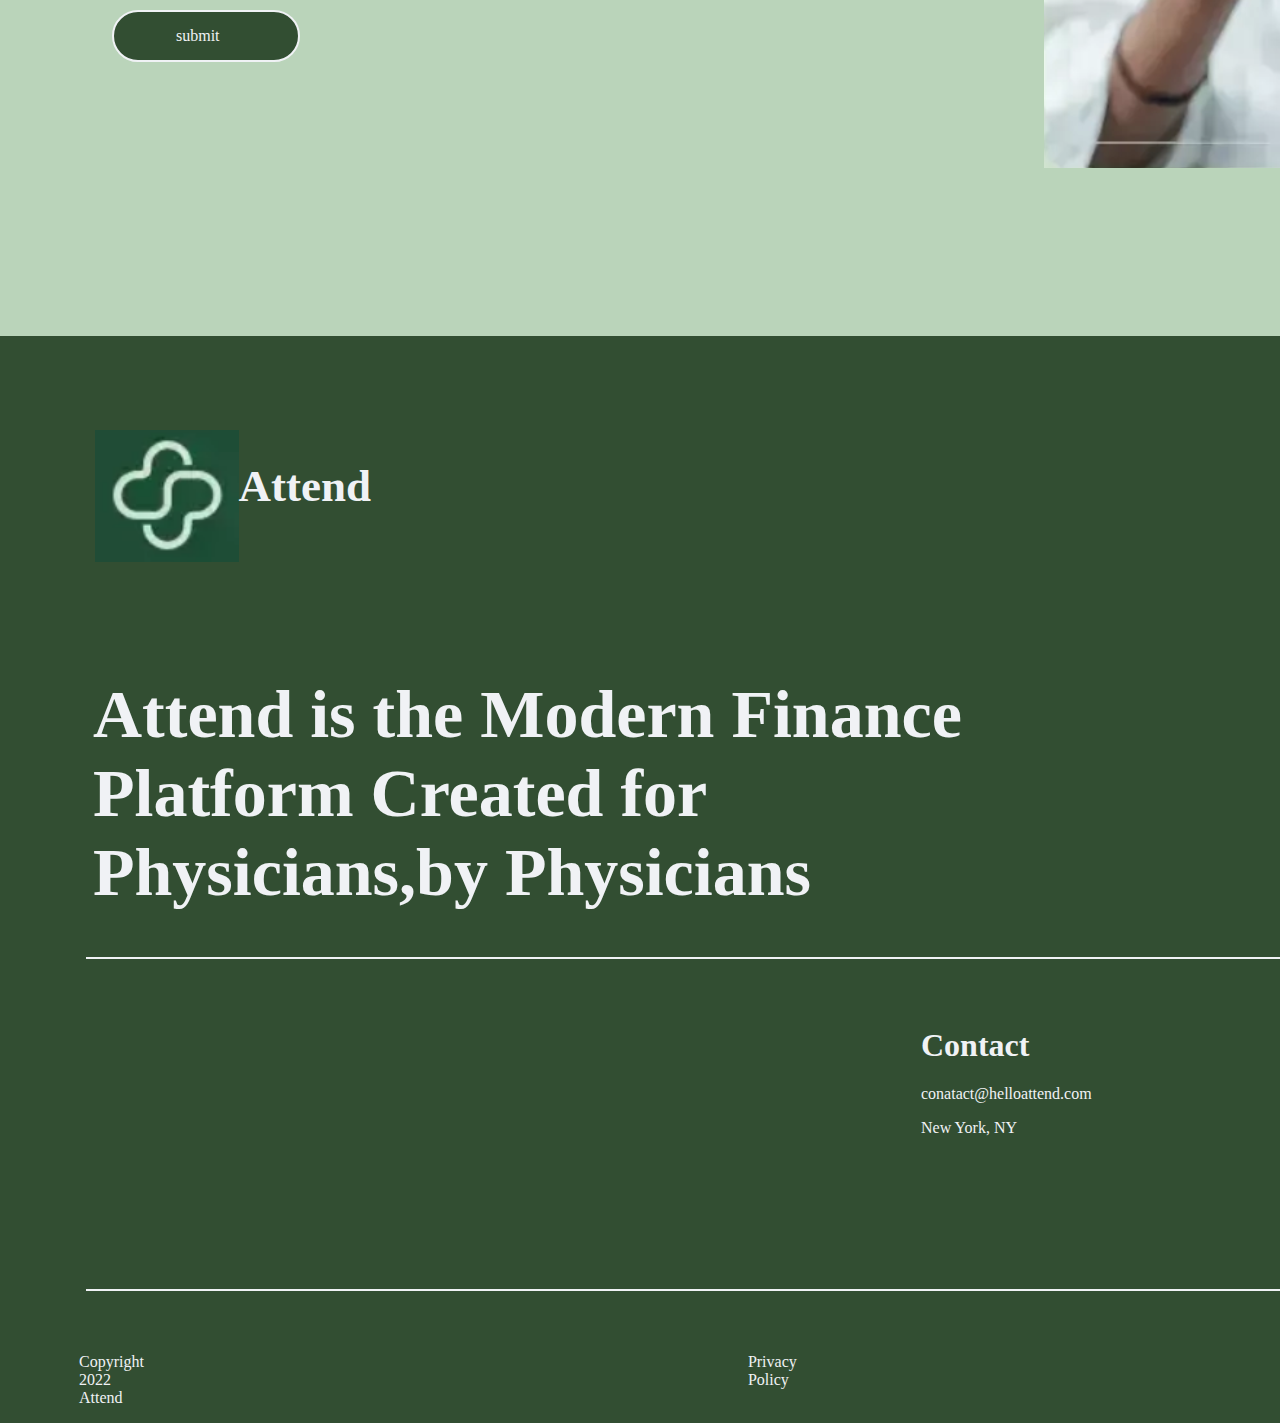
<file: attend.html>
<!DOCTYPE html>
<html lang="en">

<head>
    <meta charset="UTF-8">
    <meta http-equiv="X-UA-Compatible" content="IE=edge">
    <meta name="viewport" content="width=device-width, initial-scale=1.0">
    <title>attend</title>
    <link rel="stylesheet" href="attend.css">
</head>

<body>
    <header class="header">
        <div class="h1">
            <img src="Screenshot from 2023-01-05 22-16-16.png" alt="">
            <h1>Attend</h1>
        </div>
        <div class="h2">
            <p>solution</p>
            <p>learn</p>
            <p>Our mission</p>
        </div>
        <div class="h3">
            <p>Join the Waitlist</p>
        </div>
    </header>
    <hr>
    <section class="sc1">
        <div class="box1">
            <h1>Take Care <br>
                of You
            </h1>
            <p>Meet the modern finance platforn created for physicians. by <br> physicians.Your path to finacial
                independence is here.</p>
            <p class="color1">
                join the Waitlist
            </p>
            <p class="darr">&darr;</p>
        </div>
        <div class="box2">
            <img class="pos1" src="Screenshot from 2023-01-10 00-46-35.png" alt="">
            <div class="pos2">
                <img src="Screenshot from 2023-01-09 22-59-44.png" alt="">
            </div>
            <div class="pos3">
                <img src="Screenshot from 2023-01-09 23-00-10.png"">
            </div>
        </div>
    </section>
    <section class=" sc2">
                <div class="box3">
                    <h1>The Financial Independence <br> Platform for physicians</h1>
                </div>
                <div class="box4">
                    <p>Doctors makes so many sacrifices for the greater good.including their own financial <br>
                        welbeing.Attend is a comprehensive digital finance platform designed to change that. <br> Now
                        you can take care of yourself as well as take care of your patients.</p>
                </div>
                <div class="box5">
                    <div class="box6">
                        <img src="Screenshot from 2023-01-10 15-13-42.png" alt="">
                        <p>Protect your career
                        </p>
                    </div>
                    <div class="box7">
                        <img src="Screenshot from 2023-01-10 15-13-53.png" alt="">
                        <p>Shrink your debt</p>
                    </div>
                    <div class="box8">
                        <img src="Screenshot from 2023-01-10 15-14-04.png" alt="">
                        <p>Grow your wealth</p>
                    </div>
                </div>
                <div class="box9">
                    <img src="Screenshot from 2023-01-10 21-33-21.png" alt="">
                </div>

    </section>
    <section>
        <div class="box10">
            <p>Financial power</p>
        </div>
        <div class="box11">
            <h1>Attending to Your <br>Financial Life</h1>
            <p>Physician shouldn't have to choose between meaning and money - you deserve both. <br> Attend give you thr
                power easily manage your finances anytime. anywhere no <br> sacrifice necesary.</p>
        </div>
        <div class="img">
            <img src="Screenshot from 2023-01-11 13-06-28.png" alt="">
        </div>
        <div class="box12">
            <div>
                <h1 class="box13">A Financial Solutions <br> Platform that is.....</h1>
                <div class="box14">
                    <p>Tailored</p>
                    <img src="Screenshot from 2023-01-11 13-33-04.png" alt="">

                </div>
                <div class="hr">
                </div>
                <div class="box15">
                    <p>Empowering</p>
                    <img src="Screenshot from 2023-01-11 13-33-04.png" alt="">
                </div>
                <div class="hr">
                </div>
                <div class="box16">
                    <p>Convenient</p>
                    <img src="Screenshot from 2023-01-11 13-33-04.png" alt="">
                </div>
                <div class="hr">
                </div>
            </div>
            <div class="box17">
                <img src="Screenshot from 2023-01-14 13-30-31.png" alt="">
            </div>
        </div>
    </section>
    <section class="sc3">
        <div class="box18">
            <h1>The Worlds Needs More <br>Physicians. Not Less.</h1>
        </div>
        <div class="box19">
            <p>Attend aims to ease the financial stress that contributes to burnout. Whereever you are in <br> your
                career. a more successful financial future starts now.</p>
        </div>
        <div>
            <div class="box21">
                <div class="box20">
                    <img class="img-border" src="Screenshot from 2023-01-23 19-58-22.png" alt="">
                    <h1>Attending Physicians</h1>
                    <p>You can do more than just <br>make up for lost time</p>
                </div>
                <div class="box20">
                    <img class="img-border" src="Screenshot from 2023-01-23 19-58-38.png" alt="">
                    <h1>Resident & Fellows</h1>
                    <p>The time to protect your <br>career is now</p>
                </div>
                <div class="box20">
                    <img class="img-border" src="Screenshot from 2023-01-23 19-58-49.png" alt="">
                    <h1>Medical Students</h1>
                    <p>The earlier you tend to your <br>finance the better</p>
                </div>
            </div>
        </div>
    </section>
    <section class="sc4">
        <p class="box22">confidence</p>
        <h1 class="box23">Knowledge is the <br> Best Medicine </h1>
        <p class="box24">Feel late to the game of financial education? You're not alone. Attend breaks it down,makes
            <br> it easy and
            gives you confidencethat your financial future is in good hands - yours.
        </p>
        <div class="box26">
            <p class="box25">Learn more</p>
        </div>
    </section>
    <section class="sc5">
        <div class="flex">
            <div>
                <h1 class="box27">Join the <br> Waitlist</h1>
                <p class="box28">Full Name*</p>
                <div class="hr2"></div>
                <p class="box28">Email*</p>
                <div class="hr2"></div>
                <p class="box28"> I am a(n)</p>
                <div class="flex">
                    <p class="box29">Attending</p>
                    <p class="box30">Fellow</p>
                    <p class="box31">Resident</p>
                    <p class="box32">Medical Student</p>
                </div>
                <div class="box34">
                    <p class="box33">submit</p>
                </div>
            </div>
            <div class="img2">
                <img src="Screenshot from 2023-01-25 19-47-36.png" alt="">
            </div>>
        </div>
    </section>
    <section class="sc6">
        <div class="flex">
            <div class="flex1">
                <img id="img3" src="Screenshot from 2023-01-27 21-23-02.png" alt="">
                <h1 id="font">Attend</h1>
            </div>
            <div class="div35">
                <img src="Screenshot from 2023-01-27 21-23-33.png" alt="">
            </div>
        </div>
        <div>
            <h1 class="box36">Attend is the Modern Finance <br> Platform Created for <br> Physicians,by Physicians</h1>
        </div>
        <div class="hr1"></div>
        <div class="flex2">
            <div class="box37">
                <h1>Contact</h1>
                <p>conatact@helloattend.com</p>
                <p>New York, NY</p>
            </div>
            <div class="box38">
                <h1>Company</h1>
                <p>Solution</p>
                <p>Learn</p>
                <p>Why Attend</p>
            </div>
            <div class="box39">
                <h1>Social</h1>
                <p>Facebook</p>
                <p>Instagram</p>
                <p>Twitter</p>
                <p>Tiktok</p>
                <p>Linkedin</p>
                <p>Readdit</p>
            </div>
        </div>
        <div class="hr1"></div>
        <footer class="flex2">
            <p class="foot1">Copyright 2022 Attend</p>
            <p class="foot2">Privacy Policy</p>
            <p class="foot3">Terms of service</p>
        </footer>
    </section>
</body>

</html>
</file>
<file: attend.css>
body {
    margin: 0;
    padding: 0;
    background-color: rgb(240, 242, 245);
    color: rgb(50, 78, 50);
}

.header {
    height: max-content;
    display: flex;
    margin: 12px;
    background-color: rgb(240, 242, 245);
    color: rgb(50, 78, 50);

}

.h1 {
    display: flex;
    justify-content: left;
    align-items: center;
    margin-left: 72px;
}

.h2 {
    display: flex;
    justify-content: center;
    align-items: center;
    margin-left: 243px;
    width: 757px;
}

.h3 {
    display: flex;
    justify-content: end;
    align-items: center;
    margin-left: 242px;
    border: 5px solid;
    border-radius: 146px;
    font-size: 22px;
    padding: 19px;
}

.h2 p {
    margin: 32px;
}

hr {
    color: azure;
}

.sc1 {
    display: flex;
    background-color: rgb(240, 242, 245);
    color: rgb(50, 78, 50);
}

.box1 {
    font-size: 100px;
    margin-left: 81px;
}

.box1 p {
    font-size: 23px;
    margin-top: 65px;
}

.color1 {
    margin-top: 30px;
    border: 2px solid;
    border-radius: 32px;
    width: 259px;
    padding: 8px;
    padding-left: 68px;
    color: rgb(240, 242, 245);
    background-color: rgb(50, 78, 50);
}

.box2 {
    margin-left: 214px;
    margin-top: 75px;
}

.pos1 {
    position: absolute;
    z-index: 1;
}

.pos2 {
    position: relative;
    z-index: 2;
    top: 621px;
    right: 160px;
}

.pos3 {
    position: relative;
    z-index: 3;
    top: 382px;
    left: 508px;
}

.darr {
    border: 1px solid;
    border-radius: 36px;
    width: 47px;
    height: 50px;
    font-size: 42px;
    padding-left: 10px;
}

.sc2 {
    background-color: rgb(50, 78, 50);
    color: rgb(240, 242, 245);
    height: 1652px;
    margin-top: 190px;
}

.box3 {
    max-height: max-content;
    display: flex;
    justify-content: center;
    text-align: center;
    font-size: 52px;
    padding-top: 195px;
}

.box4 {
    max-height: max-content;
    display: flex;
    justify-content: center;
    text-align: center;
    font-size: 21px;
    padding-right: 142px;
}

.box5 {
    display: flex;
    margin-top: 110px;
    position: absolute;
}

.box6 {
    margin-left: 258px;
}

.box7 {
    margin-left: 255px;
}

.box8 {
    margin-left: 255px;
}

.box9 {
    position: relative;
    top: 517px;
    left: 135px;
}

.box10 {
    background-color: khaki;
    width: 134px;
    margin-left: 890px;
    margin-top: 406px;
}

.box11 {
    max-height: max-content;
    text-align: center;
    font-size: 52px;
}

.box11 p {
    font-size: 17px;
}

.img {
    margin-left: 65px;
    margin-top: 247px;
}

.box12 {
    display: flex;
}

.box13 {
    font-size: 65px;
    margin-left: 200px;
    margin-top: 171px;
}

.box14 {
    display: flex;
    margin-left: 205px;
}

.box14 p {
    font-size: 28px;
}

.box14 img {
    margin-left: 684px;
    width: 61px;
    height: 49px;
    margin-top: 19px;
}

.hr {
    border-bottom: 2px solid;
    width: 882px;
    margin-left: 181px;
}

.box15 {
    display: flex;
    margin-left: 205px;
}

.box15 p {
    font-size: 28px;
}

.box15 img {
    margin-left: 622px;
    width: 61px;
    height: 49px;
    margin-top: 19px;
}

.box16 {
    display: flex;
    margin-left: 205px;
}

.box16 p {
    font-size: 28px;
}

.box16 img {
    margin-left: 641px;
    width: 61px;
    height: 49px;
    margin-top: 19px;
}

.box17 {
    margin: 120px;
}

.sc3 {
    background-color: rgb(50, 78, 50);
    color: rgb(240, 242, 245);
    height: 1290px;
}

.box18 {
    display: flex;
    justify-content: center;
    text-align: center;
}

.box18 h1 {
    margin-top: 240px;
    font-size: 50px;
}

.box19 {
    font-size: 20px;
    display: flex;
    justify-content: center;
    text-align: center;
}

.img-border {
    border: 2px solid rgb(249, 248, 248);
    padding: 35px;
    border-radius: 13px;

}

.box20 {
    margin-left: 185px;
    margin-top: 120px;
}

.box20 h1 {
    font-size: 32px;
    margin-top: 40px;
}

.box20 p {
    font-size: 21px;
    display: flex;
    text-align: center;
    margin-left: 32px;
    margin-top: 36px;
}

.box21 {
    display: flex;
    justify-content: center;
    text-align: center;
    margin-left: -125px;
}

.box22 {
    background-color: khaki;
    width: 90px;
    margin-left: 890px;
    margin-top: 220px;
}

.box23 {
    font-size: 100px;
    display: flex;
    justify-content: center;
    text-align: center;
}

.box24 {
    display: flex;
    justify-content: center;
    text-align: center;
    font-size: 21px;
    margin-top: -26px;
}

.box25 {
    margin-top: 65px;
    border: 2px solid;
    border-radius: 32px;
    width: 173px;
    padding: 15px;
    padding-left: 88px;
    color: rgb(240, 242, 245);
    background-color: rgb(50, 78, 50);
}

.box26 {
    display: flex;
    justify-content: center;
}

.sc4 {
    height: 820px;
}

.sc5 {
    background-color: rgb(186, 212, 186);
    color: rgb(50, 78, 50);
    margin-top: -171px;
}

.box27 {
    font-size: 90px;
    padding-top: 160px;
    margin-left: 120px;
}

.hr2 {
    border-bottom: 2px solid;
    width: 725px;
    margin-left: 110px;
}

.box28 {
    font-size: 28px;
    padding-left: 118px;
}

.box29 {
    font-size: 25px;
    border: 2px solid;
    border-radius: 93px;
    width: 126px;
    padding: 13px;
    padding-left: 13px;
    margin-left: 102px;
    padding-left: 17px;
    height: 32px;
}

.box30 {
    font-size: 25px;
    border: 2px solid;
    border-radius: 93px;
    width: px;
    padding: 13px;
    padding-left: 13px;
    margin-left: 102px;
    padding-left: 17px;
    height: 32px;
    margin-right: -61px;
    margin-left: 37px;
}

.box31 {
    font-size: 25px;
    border: 2px solid;
    border-radius: 93px;
    width: 118px;
    padding: 13px;
    padding-left: 13px;
    margin-left: 102px;
    padding-left: 17px;
    height: 32px;
    margin-right: -66px;
}

.box32 {
    font-size: 25px;
    border: 2px solid;
    border-radius: 93px;
    width: 215px;
    padding: 13px;
    padding-left: 13px;
    margin-left: 102px;
    padding-left: 17px;
    height: 32px;

}

.flex {
    display: flex;
}

.img2 {
    margin: 164px;
    margin-top: 164px;
    margin-top: 202px;
}

.box33 {
    margin-top: 65px;
    border: 2px solid;
    border-radius: 32px;
    width: 107px;
    padding: 15px;
    padding-left: 15px;
    padding-left: 15px;
    padding-left: 62px;
    color: rgb(240, 242, 245);
    background-color: rgb(50, 78, 50);
}

.box34 {
    margin-left: 112px;
}

.sc6 {
    background-color: rgb(50, 78, 50);
    color: rgb(240, 242, 245);
}

.flex1 {
    display: flex;
    margin-left: 95px;
    margin-top: 94px;
}

.div35 {
    margin-left: 1129px;
    margin-top: 92px;
}

#img3 {
    height: 132px;
}

#font {
    font-size: 45px;
}

.box36 {
    font-size: 68px;
    padding-left: 93px;
}

.hr1 {
    border-bottom: 2px solid;
    width: 1672px;
    margin-left: 86px;
}

.box37 {
    margin-left: 921px;
}

.box38 {
    margin-left: 255px;
}

.box39 {
    margin-left: 153px;
}

.flex2 {
    display: flex;
    margin-top: 46px;
}

.foot1 {
    margin-left: 79px;
}

.foot2 {
    margin-left: 604px;
}

.foot3 {
    margin-left: 633px;
}
</file>
